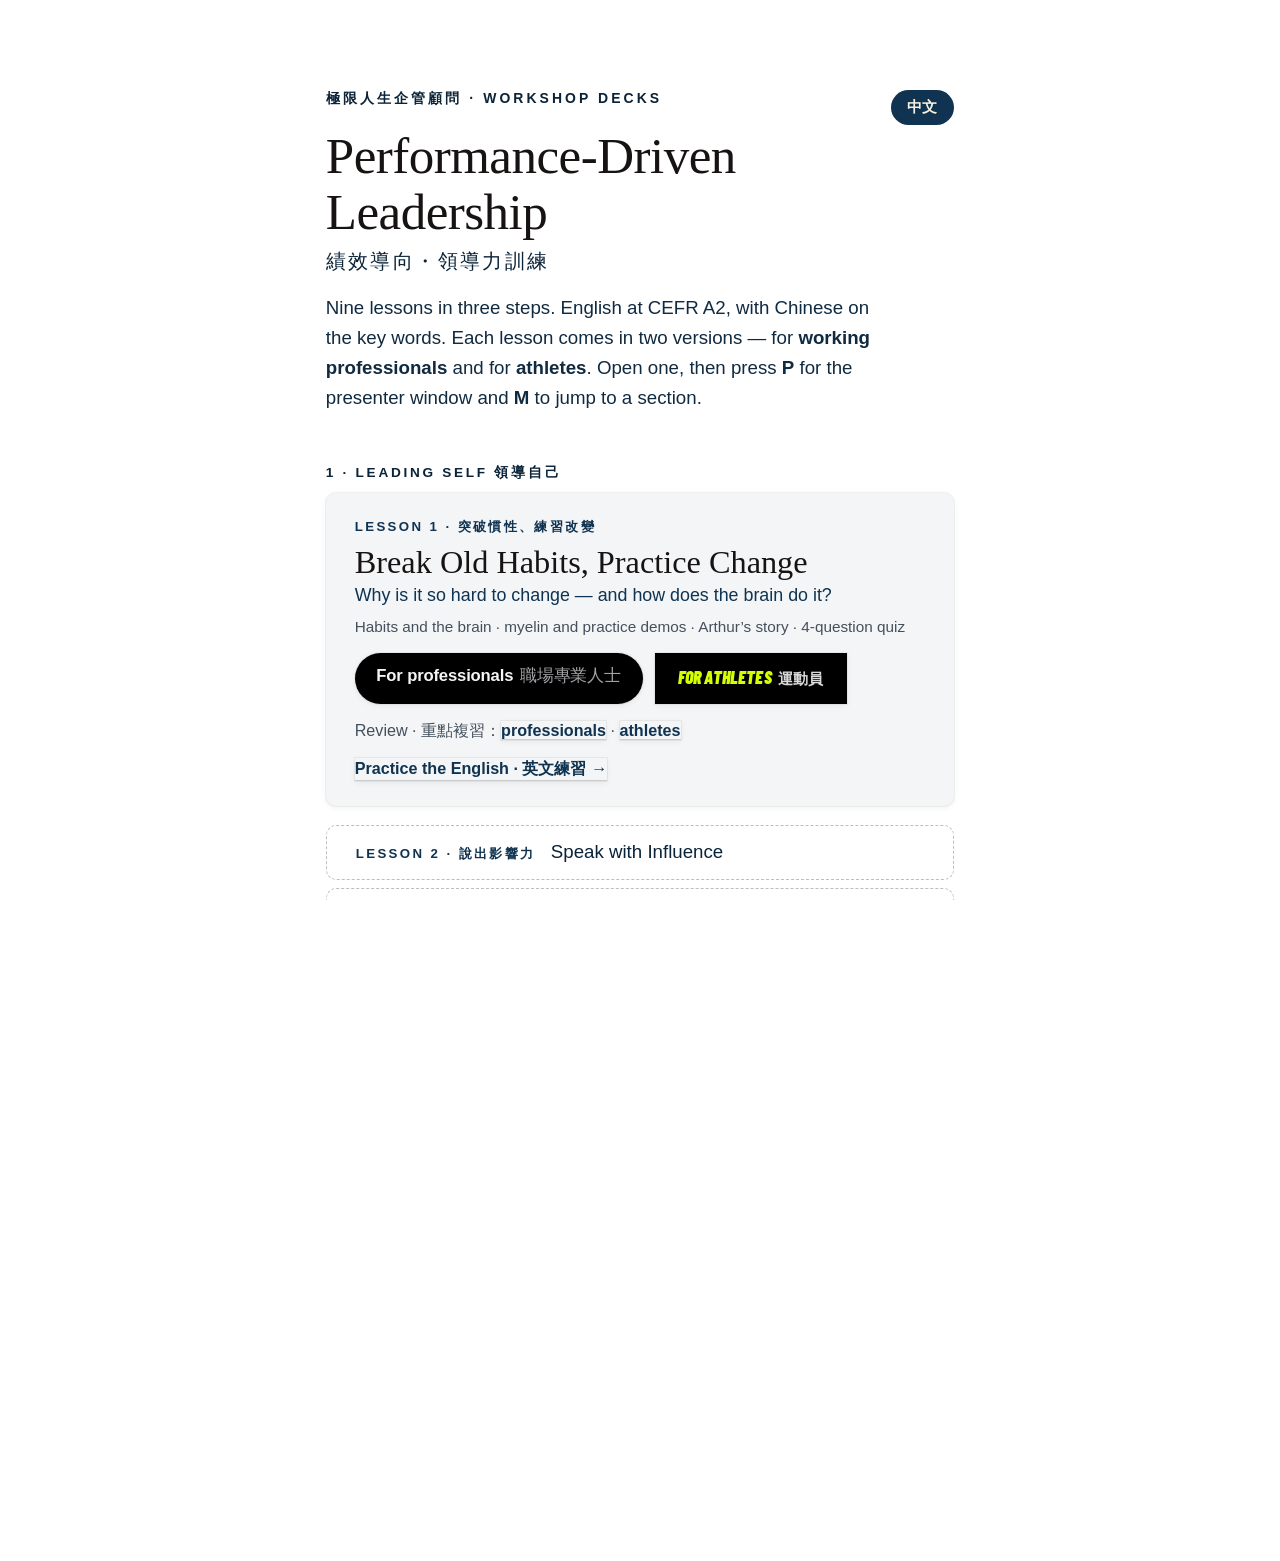
<file: index.html>
<!doctype html>
<html lang="en">
<head>
<meta charset="utf-8">
<meta name="viewport" content="width=device-width, initial-scale=1">
<meta name="theme-color" content="#ffffff">
<meta name="apple-mobile-web-app-capable" content="yes">
<meta name="apple-mobile-web-app-title" content="Leadership">
<title>Performance-Driven Leadership — workshop decks</title>
<meta name="description" content="極限人生企管顧問 — interactive workshop decks for a nine-lesson leadership course. English at CEFR A2, in two versions: working professionals and athletes.">
<link rel="preconnect" href="https://fonts.googleapis.com">
<link rel="preconnect" href="https://fonts.gstatic.com" crossorigin>
<link rel="stylesheet" href="https://fonts.googleapis.com/css2?family=Barlow+Condensed:ital,wght@1,900&display=swap">
<link rel="stylesheet" href="shared/style.css">
</head>
<body class="course">

<main class="course-page">
  <header>
    <div class="course-top">
      <div class="course-kicker"><span lang="zh-Hant">極限人生企管顧問</span> · <span data-zh="工作坊簡報">Workshop decks</span></div>
      <button id="btn-lang" class="lang-btn" title="中文 / English" data-zh="EN">中文</button>
    </div>
    <h1 data-zh="績效導向・領導力訓練">Performance-Driven Leadership</h1>
    <div class="course-alt" data-zh="Performance-Driven Leadership" lang="zh-Hant">績效導向・領導力訓練</div>
    <p class="course-sub" data-zh="九堂課，分成三個階段。每一課都有兩個版本：<b>職場專業人士</b>版和<b>運動員</b>版，各有英文和中文模式。打開一課後，按 <b>P</b> 開講者視窗，按 <b>M</b> 跳到任一段，按 <b>L</b> 切換中英文。">
      Nine lessons in three steps. English at CEFR A2, with Chinese on the key words.
      Each lesson comes in two versions — for <b>working professionals</b> and for <b>athletes</b>.
      Open one, then press <b>P</b> for the presenter window and <b>M</b> to jump to a section.
    </p>
  </header>

  <ul class="weeks" id="lessons"></ul>

  <footer class="course-foot">Aaron Kao · <span lang="zh-Hant">極限人生企管顧問</span> · Inspire for Better</footer>
</main>

<script src="shared/lang.js"></script>
<script src="lessons.js"></script>
<script>
const Z = window.ZHMODE;
const one = (en, zh) => Z ? zh : en;
document.getElementById('lessons').innerHTML = STAGES.map((st, si) =>
  `<li class="stage-h">${si + 1} · ${one(st.en, st.zh)} <span lang="${Z ? 'en' : 'zh-Hant'}">${one(st.zh, st.en)}</span></li>` +
  LESSONS.filter(l => l.stage === si).map(l => {
    const head = `
      <span class="wk">${one('Lesson ' + l.n, '第 ' + l.n + ' 課')} · <span lang="${Z ? 'en' : 'zh-Hant'}">${one(l.zh, l.title)}</span></span>
      <span class="wk-title">${one(l.title, l.zh)}</span>`;
    if (!l.dir) return `<li class="soon"><span class="card">${head}</span></li>`;
    return `<li><span class="card">${head}
        ${l.q ? `<span class="wk-q">${one(l.q, l.qZh || l.q)}</span>` : ''}
        ${l.meta ? `<span class="wk-meta">${one(l.meta, l.metaZh || l.meta)}</span>` : ''}
        <span class="ver">
          <a class="v-work" href="${l.dir}/work/">${one('For professionals', '職場專業人士')}<span lang="${Z ? 'en' : 'zh-Hant'}">${one('職場專業人士', 'For professionals')}</span></a>
          <a class="v-sport" href="${l.dir}/sport/">${one('For athletes', '運動員')}<span lang="${Z ? 'en' : 'zh-Hant'}">${one('運動員', 'For athletes')}</span></a>
        </span>
        ${l.review ? `<span class="v-review">${one('Review · 重點複習', '重點複習 · Review')}：<a href="${l.dir}/review/?v=work">${one('professionals', '職場版')}</a> · <a href="${l.dir}/review/?v=sport">${one('athletes', '運動員版')}</a></span>` : ''}
        ${l.practice ? `<a class="v-practice" href="${l.dir}/practice/">${one('Practice the English · 英文練習', '英文練習 · 講稿、發音、問答')} →</a>` : ''}
        </span></li>`;
  }).join('')).join('');
applyLang();
document.getElementById('btn-lang').onclick = () => switchLang();
</script>
</body>
</html>
</file>
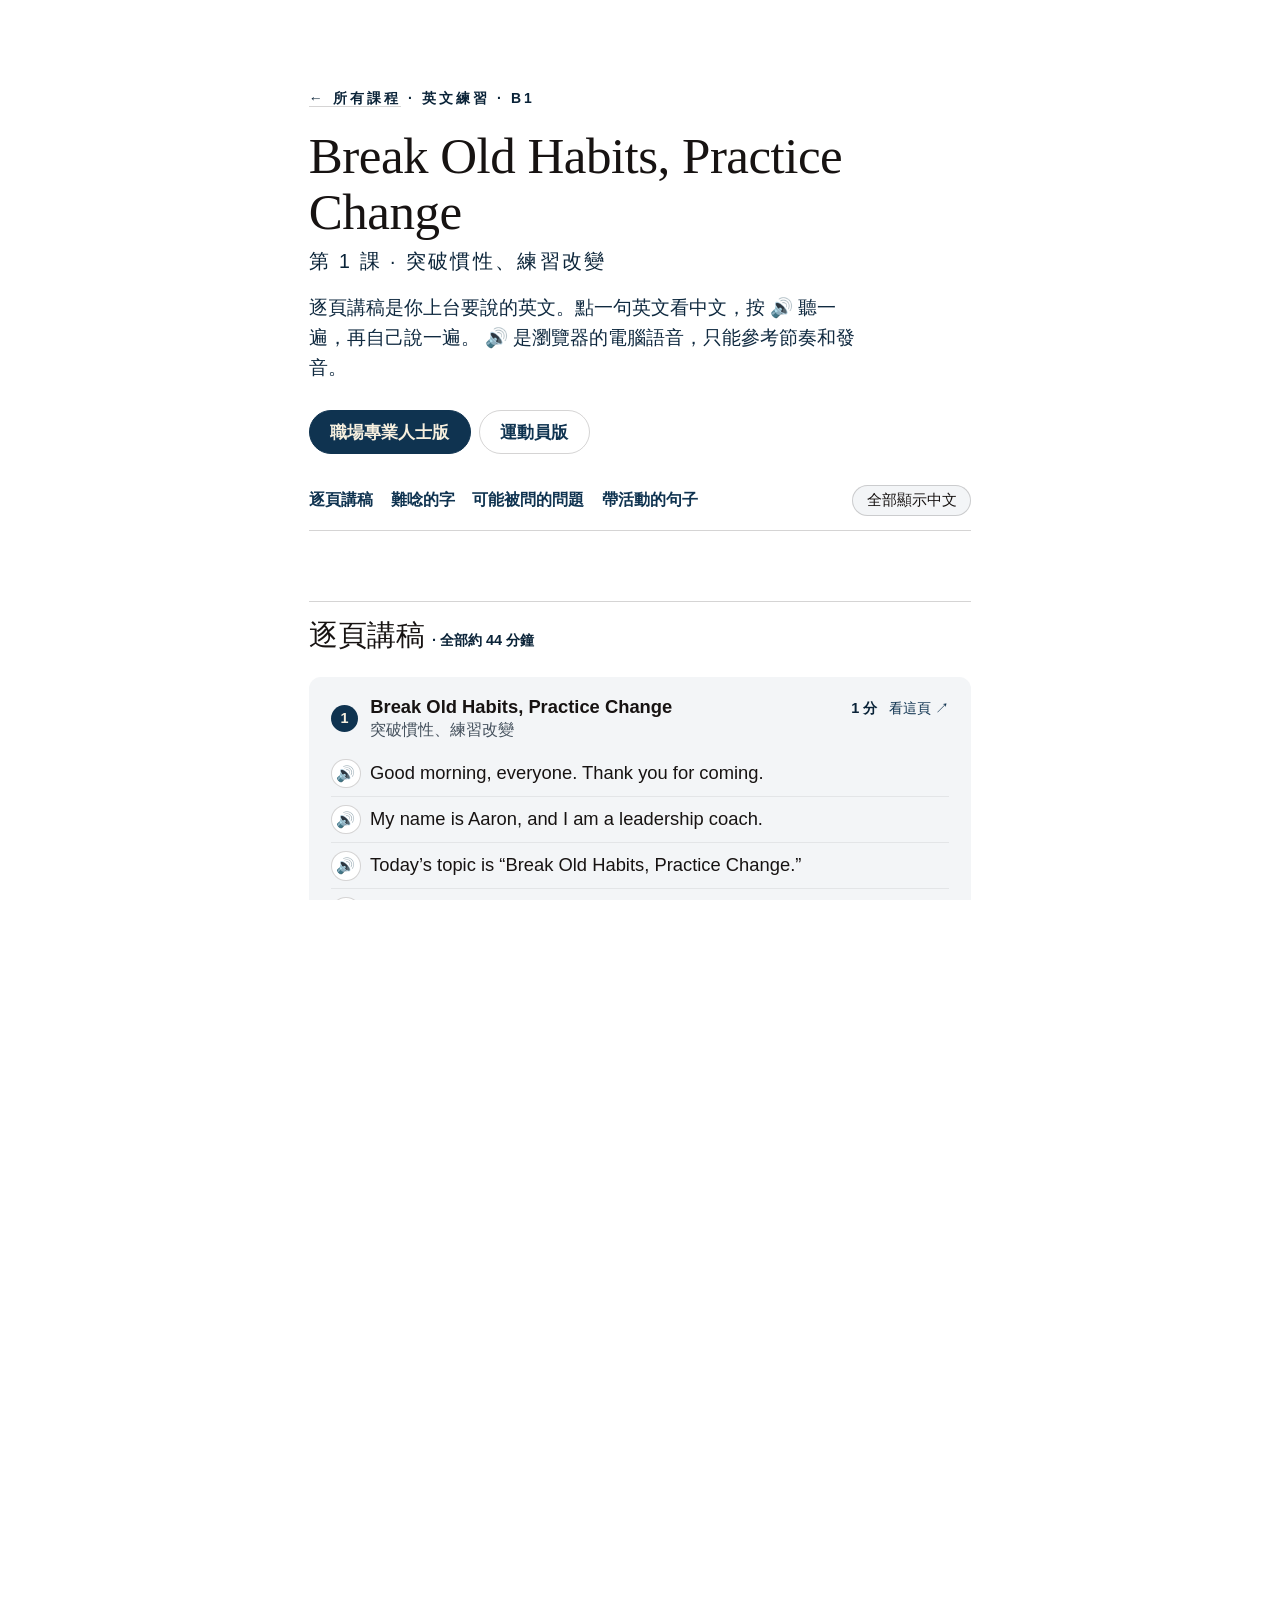
<file: lesson01/practice/index.html>
<!doctype html>
<html lang="zh-Hant">
<head>
<meta charset="utf-8">
<meta name="viewport" content="width=device-width, initial-scale=1">
<meta name="theme-color" content="#ffffff">
<title>英文練習 · Lesson 1 · Break Old Habits, Practice Change</title>
<meta name="description" content="Aaron 的英文練習頁：第 1 課的逐頁講稿、難唸的字、可能被問的問題、帶活動的句子。">
<link rel="stylesheet" href="../../shared/style.css">
<link rel="stylesheet" href="../../shared/practice.css">
</head>
<body class="course practice">

<main class="course-page">
  <header>
    <div class="course-kicker"><a href="../../">← 所有課程</a> · 英文練習 · B1</div>
    <h1>Break Old Habits, Practice Change</h1>
    <div class="course-alt">第 1 課 · 突破慣性、練習改變</div>
    <p class="course-sub">
      逐頁講稿是你上台要說的英文。點一句英文看中文，按 🔊 聽一遍，再自己說一遍。
      🔊 是瀏覽器的電腦語音，只能參考節奏和發音。
    </p>
    <div class="pr-tabs" id="tabs"></div>
    <nav class="pr-jump">
      <a href="#script">逐頁講稿</a><a href="#words">難唸的字</a><a href="#qa">可能被問的問題</a><a href="#phrases">帶活動的句子</a>
      <button id="all-zh" type="button">全部顯示中文</button>
    </nav>
  </header>

  <section id="script">
    <h2>逐頁講稿 <span class="pr-total" id="total"></span></h2>
    <ol class="pr-slides" id="slides"></ol>
  </section>

  <section id="words">
    <h2>難唸的字</h2>
    <ul class="pr-words" id="wordlist"></ul>
  </section>

  <section id="qa">
    <h2>可能被問的問題</h2>
    <ul class="pr-qa" id="qalist"></ul>
  </section>

  <section id="phrases">
    <h2>帶活動的句子</h2>
    <ul class="pr-lines pr-phrases" id="phraselist"></ul>
  </section>

  <footer class="course-foot">Aaron Kao · <span lang="zh-Hant">極限人生企管顧問</span></footer>
</main>

<script>
  /* Which version to rehearse: ?v=sport, else work. */
  window.AUDIENCE = new URLSearchParams(location.search).get('v') === 'sport' ? 'sport' : 'work';
</script>
<script src="../content.js"></script>
<script src="../content.zh.js"></script>
<script src="../practice.js"></script>
<script>
(function () {
  'use strict';
  const AUDV = window.AUDIENCE;
  const ZHT = window.ZH || {};
  const esc = t => String(t).replace(/&/g, '&amp;').replace(/</g, '&lt;');
  const plain = t => String(t || '').replace(/\{\{(\w+)\}\}/g, (m, k) => GLOSSARY[k] ? GLOSSARY[k].en : k)
                                     .replace(/<[^>]+>/g, '').replace(/\[\[|\]\]/g, '');
  const pick = x => (x && x.work && x.sport) ? x[AUDV] : x;

  /* ---------- version tabs ---------- */
  document.getElementById('tabs').innerHTML =
    [['work', '職場專業人士版'], ['sport', '運動員版']].map(([k, label]) =>
      `<a href="?v=${k}" class="${k === AUDV ? 'on' : ''}">${label}</a>`).join('');

  /* ---------- the computer voice ----------
     Prefers a natural US English voice where the machine has one. */
  let voice = null;
  function chooseVoice() {
    const vs = speechSynthesis.getVoices().filter(v => /^en[-_]US/i.test(v.lang));
    voice = vs.find(v => /Samantha|Ava|Allison|Google US English/i.test(v.name)) || vs[0] || null;
  }
  const canSpeak = 'speechSynthesis' in window;
  if (canSpeak) { chooseVoice(); speechSynthesis.onvoiceschanged = chooseVoice; }
  function speak(text, btn) {
    if (!canSpeak) return;
    speechSynthesis.cancel();
    const u = new SpeechSynthesisUtterance(text);
    u.lang = 'en-US'; u.rate = 0.9;
    if (voice) u.voice = voice;
    document.querySelectorAll('.say.playing').forEach(b => b.classList.remove('playing'));
    btn.classList.add('playing');
    u.onend = u.onerror = () => btn.classList.remove('playing');
    speechSynthesis.speak(u);
  }
  const sayBtn = text => canSpeak
    ? `<button class="say" type="button" data-say="${esc(text).replace(/"/g, '&quot;')}" aria-label="聽">🔊</button>` : '';
  const line = l => `<li><div class="pr-en">${sayBtn(l.en)}<span class="pr-t" role="button" tabindex="0">${esc(l.en)}</span></div>
      <div class="pr-zh" lang="zh-Hant">${esc(l.zh)}</div></li>`;

  /* ---------- the script, slide by slide ---------- */
  let total = 0;
  document.getElementById('slides').innerHTML = SLIDES.map((sl, i) => {
    const key = sl.title || (sl.type === 'quiz' ? 'Q' + sl.n : '');
    const sc = SCRIPT[key];
    const en = plain(sl.title || ('Question ' + sl.n));
    const zh = sl.title ? plain(ZHT[sl.title] || '') : '第 ' + sl.n + ' 題';
    if (sc) total += sc.mins;
    const lines = sc ? sc.lines.map(pick) : [];
    return `<li class="pr-slide">
      <div class="pr-head">
        <span class="pr-n">${i + 1}</span>
        <span class="pr-title">${esc(en)}${zh ? `<span class="pr-title-zh" lang="zh-Hant">${esc(zh)}</span>` : ''}</span>
        ${sc ? `<span class="pr-mins">${sc.mins} 分</span>` : ''}
        <a class="pr-open" href="../${AUDV}/#${i + 1}" target="_blank" rel="noopener">看這頁 ↗</a>
      </div>
      ${lines.length ? `<ul class="pr-lines">${lines.map(line).join('')}</ul>`
                     : '<p class="pr-todo">講稿還沒寫</p>'}
    </li>`;
  }).join('');
  document.getElementById('total').textContent = `· 全部約 ${Math.round(total)} 分鐘`;

  /* ---------- hard words ---------- */
  document.getElementById('wordlist').innerHTML = WORDS.filter(w => !w.only || w.only === AUDV).map(w => `
    <li>
      <div class="pr-w">${sayBtn(w.w)}<b>${esc(w.w)}</b><span class="pr-zhw" lang="zh-Hant">${esc(w.zh)}</span></div>
      <div class="pr-ipa"><span>${esc(w.ipa)}</span><span class="pr-re">${esc(w.re)}</span></div>
      ${w.tip ? `<div class="pr-tip" lang="zh-Hant">${esc(w.tip)}</div>` : ''}
    </li>`).join('');

  /* ---------- likely questions ---------- */
  document.getElementById('qalist').innerHTML = QA.filter(x => !x.only || x.only === AUDV).map(x => `
    <li>
      <div class="pr-q">${sayBtn(x.q)}<b>${esc(x.q)}</b><span class="pr-zhw" lang="zh-Hant">${esc(x.qzh)}</span></div>
      <ul class="pr-lines">${line({ en: x.a, zh: x.azh })}</ul>
      ${x.note ? `<div class="pr-tip" lang="zh-Hant">${esc(x.note)}</div>` : ''}
    </li>`).join('');

  /* ---------- workshop phrases ---------- */
  document.getElementById('phraselist').innerHTML = PHRASES.map(line).join('');

  /* ---------- taps ---------- */
  document.addEventListener('click', e => {
    const b = e.target.closest('.say');
    if (b) { speak(b.dataset.say, b); return; }
    const t = e.target.closest('.pr-t');
    if (t) t.closest('li').classList.toggle('show');
  });
  document.addEventListener('keydown', e => {
    if ((e.key === 'Enter' || e.key === ' ') && e.target.classList.contains('pr-t')) {
      e.preventDefault(); e.target.closest('li').classList.toggle('show');
    }
  });
  const allBtn = document.getElementById('all-zh');
  allBtn.onclick = () => {
    const on = document.body.classList.toggle('all-zh');
    allBtn.textContent = on ? '收起中文' : '全部顯示中文';
  };
})();
</script>
</body>
</html>
</file>
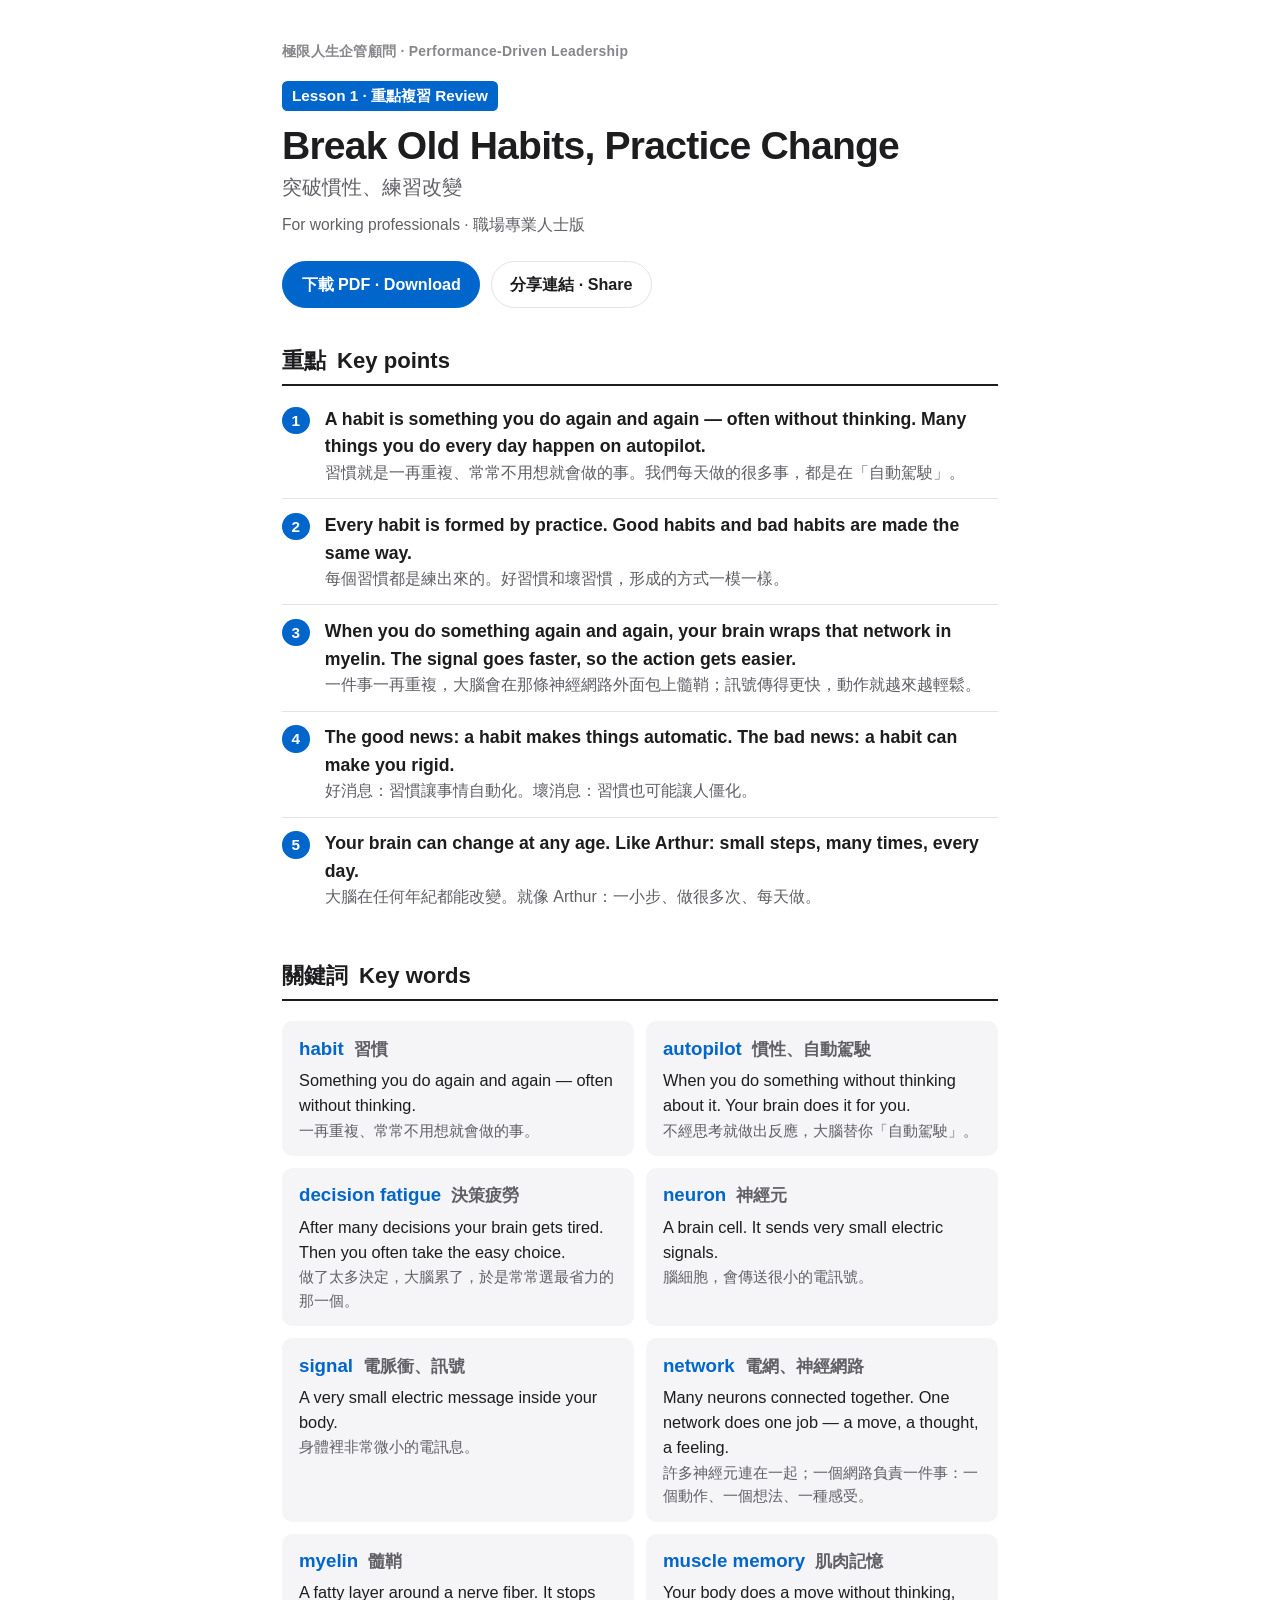
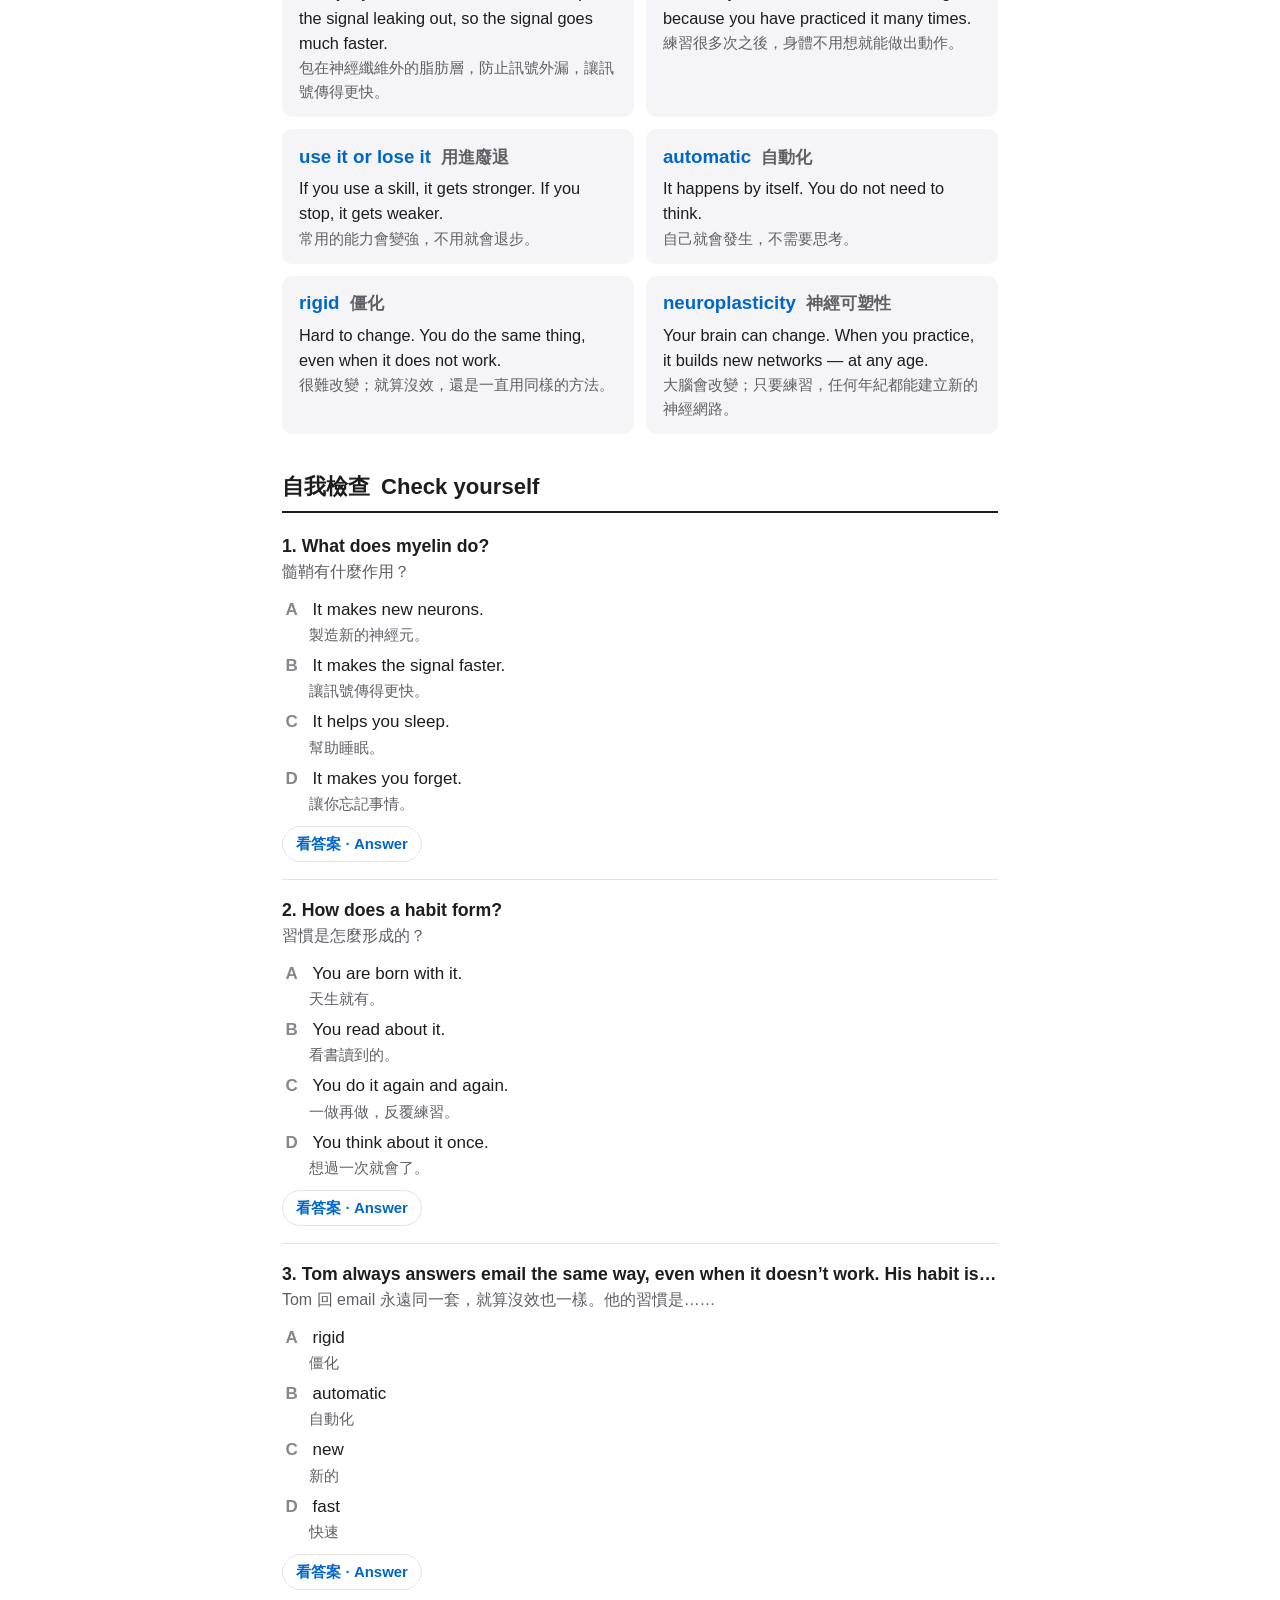
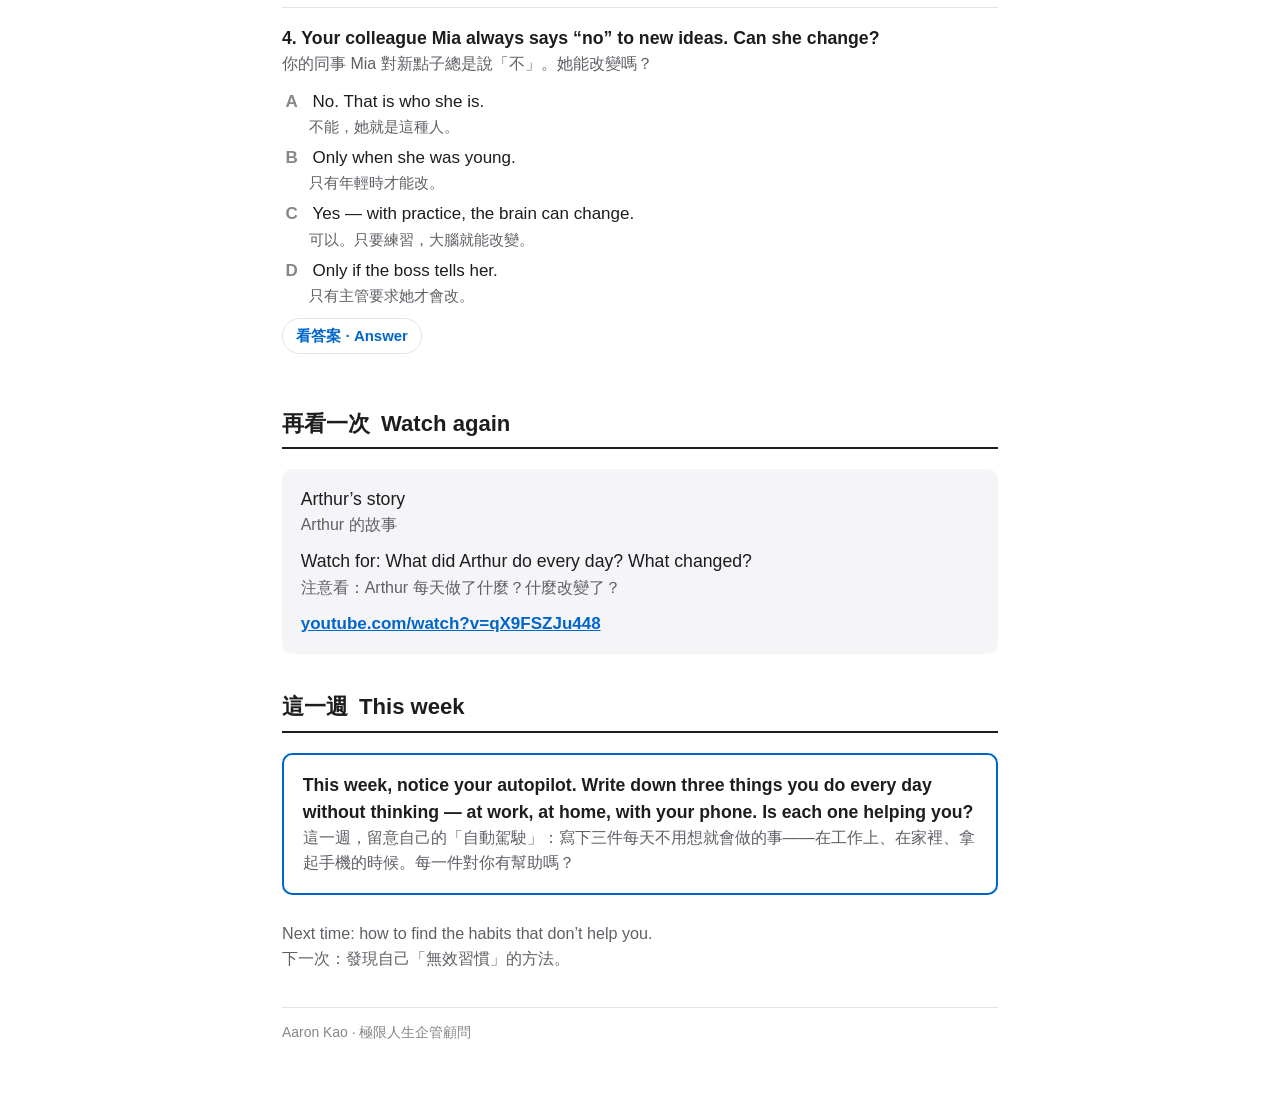
<file: lesson01/review/index.html>
<!doctype html>
<html lang="zh-Hant">
<head>
<meta charset="utf-8">
<meta name="viewport" content="width=device-width, initial-scale=1">
<meta name="theme-color" content="#ffffff">
<title>重點複習 · Lesson 1 · Break Old Habits, Practice Change</title>
<meta name="description" content="第 1 課「突破慣性、練習改變」重點複習：重點、關鍵詞、自我檢查、這一週的練習。可下載 PDF。">
<link rel="preconnect" href="https://fonts.googleapis.com">
<link rel="preconnect" href="https://fonts.gstatic.com" crossorigin>
<link rel="stylesheet" href="https://fonts.googleapis.com/css2?family=Barlow+Condensed:ital,wght@1,800&display=swap">
<link rel="stylesheet" href="../../shared/review.css">
</head>
<body>
<main id="review"></main>
<script>
  window.LESSON = 1;
  window.AUDIENCE = new URLSearchParams(location.search).get('v') === 'sport' ? 'sport' : 'work';
</script>
<script src="../content.js"></script>
<script src="../content.zh.js"></script>
<script src="../../shared/review.js"></script>
</body>
</html>
</file>
<file: shared/style.css>
/* ------------------------------------------------------------------
   Performance-Driven Leadership — deck styling

   The engine and this stylesheet began as the ones built for Vicky's
   art-history course; the colours were moved to the sea blue of the
   cover of Aaron's Lesson 1 handout:
     #6fa9d4  the sky-and-sea blue (was her slide green)
     #171312  a warm near-black for text
     #f7f0df  cream, for cards
   ------------------------------------------------------------------ */

:root {
  --bg:       #6fa9d4;   /* sea blue, from the handout cover */
  --deep:     #0f3350;   /* the same blue, pushed down — rules, panels */
  --deeper:   #0a2338;
  --cream:    #f7f0df;   /* from her title slide */
  --ink:      #171312;   /* her text colour */
  --ink-dim:  #102a40;
  --ink-faint:#13324a;
  --rule:     rgba(23,19,18,.18);
  /* Surfaces. Themes (theme-*.css) override these rather than the rules. */
  --card:       #f7f0df;  /* cards, buttons, word cards */
  --card-hover: #fffdf6;
  --card-dim:   #44505c;  /* secondary text inside a card */
  --on-accent:  #f7f0df;  /* text sitting on --deep / --deeper */
  --menu-bg:    #1e5a8c;
  --gold:       #8a6a1c;  /* myelin, and a finished habit */
  /* One easing curve for the whole deck. Every transition used the
     browser's generic `ease`, which starts and ends at slightly
     different rates in different engines; a named curve makes the
     motion read as one system rather than nineteen separate guesses. */
  --ease:     cubic-bezier(.32, .08, .24, 1);
  --serif:    'Iowan Old Style', 'Palatino Linotype', Palatino, Georgia, 'Songti TC', serif;
  --sans:     -apple-system, BlinkMacSystemFont, 'Helvetica Neue', 'PingFang TC', 'Microsoft JhengHei', sans-serif;
}

* { box-sizing: border-box; margin: 0; padding: 0; }

/* ---------- Touch and pointer behaviour ----------
   Phone and iPad polish that costs nothing on a projector:
   no grey flash when a control is tapped, no 300ms wait before a tap
   registers, no rubber-band bounce dragging the page around, and no
   text selection when she double-taps a button mid-sentence. */
html {
  -webkit-tap-highlight-color: transparent;
  -webkit-text-size-adjust: 100%;
}
#nav, #hud, #progress, #menu .sec-head, .vid-play {
  -webkit-user-select: none; user-select: none;
}
button, a, .chip, .rank-card, .match-card, .vote-opt, summary {
  touch-action: manipulation;
}
body.course { overscroll-behavior-y: contain; }
img { -webkit-user-drag: none; }

html, body {
  height: 100%;
  background: var(--bg);
  color: var(--ink);
  font-family: var(--sans);
  overflow: hidden;
  -webkit-font-smoothing: antialiased;
}

/* Everything scales off this. Set in JS from the viewport. */
#stage { font-size: 16px; }

/* ---------- Slide frame ---------- */
.slide {
  position: absolute;
  inset: 0;
  display: flex;
  flex-direction: column;
  justify-content: center;
  /* Bottom padding reserves the strip the 上一頁 / 下一頁 buttons sit in. */
  padding: 5vh 7vw 9vh;
  opacity: 0;
  pointer-events: none;
  transition: opacity .28s var(--ease);
}
.slide.active { opacity: 1; pointer-events: auto; }

/* Build steps: anything not yet revealed */
.step {
  opacity: 0;
  transform: translateY(.5em);
  transition: opacity .35s var(--ease), transform .35s var(--ease);
}
.step.shown { opacity: 1; transform: none; }

/* ---------- Shared type ---------- */
.kicker {
  font-size: .95em;
  letter-spacing: .14em;
  text-transform: uppercase;
  color: var(--deeper);
  margin-bottom: 1.1em;
  font-weight: 700;
}
h1 {
  font-family: var(--serif);
  font-size: 3.4em;
  line-height: 1.08;
  font-weight: 400;
  letter-spacing: -.01em;
}
h2 {
  font-family: var(--serif);
  font-size: 2.5em;
  line-height: 1.12;
  font-weight: 400;
  margin-bottom: .1em;
}
.zh-title {
  font-size: 1.05em;
  color: var(--deeper);
  letter-spacing: .16em;
  margin-bottom: 1.3em;
}
.sub {
  font-size: 1.5em;
  color: var(--ink-dim);
  line-height: 1.4;
  margin-top: .8em;
  max-width: 24em;
}

/* ---------- Title slide ---------- */
.s-title { justify-content: center; }
.s-title .meta {
  font-size: .95em; letter-spacing: .22em; text-transform: uppercase;
  color: var(--deeper); margin-bottom: 2.2em;
}
.s-title h1 { font-size: 4.6em; max-width: 15em; }
.s-title .sub {
  font-size: 1.8em; margin-top: 1em;
  color: var(--cream);
  text-shadow: 0 1px 0 rgba(23,19,18,.25);
}

/* ---------- One-word slide ---------- */
.s-word { align-items: center; justify-content: center; }
.s-word .big {
  font-family: var(--serif);
  font-size: 12em;
  line-height: 1;
  letter-spacing: -.03em;
  color: var(--cream);
  text-shadow: 0 2px 0 rgba(23,19,18,.18);
}

/* ---------- Section / question slide ---------- */
.s-section { justify-content: center; }
.s-section h1 { max-width: 16em; }

/* ---------- Bullets ---------- */
.s-bullets ul { list-style: none; margin-top: 1.6em; }
.s-bullets li { margin-bottom: 1.15em; max-width: 40em; }
.s-bullets .head {
  font-size: 1.45em;
  line-height: 1.32;
  font-weight: 500;
}
.s-bullets .body {
  font-size: 1.12em;
  line-height: 1.5;
  color: var(--ink-dim);
  margin-top: .22em;
  max-width: 36em;
}

/* ---------- Quote slide ---------- */
.s-quote .lead { font-size: 1.25em; color: var(--ink-dim); margin-bottom: 1.2em; }
.s-quote blockquote {
  font-family: var(--serif);
  font-size: 1.55em;
  line-height: 1.42;
  color: var(--ink);
  border-left: 3px solid var(--deeper);
  padding-left: .85em;
  max-width: 26em;
}
.s-quote cite {
  display: block;
  font-style: normal;
  font-size: .95em;
  color: var(--deeper);
  margin-top: .9em;
  padding-left: 1.05em;
  max-width: 34em;
  line-height: 1.45;
}
.plain {
  margin-top: 1.6em;
  background: var(--card);
  border-radius: .5em;
  padding: 1.2em 1.4em;
  max-width: 34em;
  color: var(--ink);
  box-shadow: 0 .6em 1.8em rgba(23,19,18,.18);
}
.plain .plain-label {
  font-size: .8em; letter-spacing: .16em; text-transform: uppercase;
  color: var(--deep); font-weight: 700; margin-bottom: .7em;
}
.plain p { font-size: 1.14em; line-height: 1.52; margin-bottom: .55em; }
.plain p:last-child { margin-bottom: 0; }
.plain .chip { border-bottom-color: var(--deep); }
.plain .chip::after { color: var(--deep); }
.plain .chip:hover { background: rgba(30,90,140,.16); }

/* A quote slide carrying a photo of its source document */
.s-quote:has(.q-doc) { flex-direction: row; align-items: center; gap: 4vw; }
.s-quote .q-body { flex: 1 1 60%; }
.s-quote .q-doc {
  flex: 1 1 40%; max-width: 22em;
  display: flex; flex-direction: column; align-items: center;
}
.s-quote .q-doc img {
  max-width: 100%; max-height: 62vh; object-fit: contain;
  cursor: zoom-in; border-radius: 2px;
  box-shadow: 0 1.2em 3em rgba(23,19,18,.42);
}
.s-quote .q-doc .doc-lbl {
  font-size: .88em; color: var(--deeper);
  margin-top: .8em; text-align: center; line-height: 1.4;
}

/* ---------- ASK banner ---------- */
.ask {
  margin-top: 1.5em;
  display: flex;
  align-items: baseline;
  gap: .7em;
  max-width: 32em;
}
.ask .tag {
  flex: none;
  font-size: .78em; letter-spacing: .18em; font-weight: 700;
  color: var(--on-accent); background: var(--deeper);
  padding: .25em .6em; border-radius: .25em;
}
.ask .q {
  font-size: 1.3em; line-height: 1.38;
  color: var(--deeper); font-weight: 500;
}

/* ---------- Artwork slide ---------- */
.s-artwork { flex-direction: row; align-items: center; gap: 4vw; padding: 4vh 5vw 9vh; }
.s-artwork .art {
  flex: 1 1 58%;
  height: 76vh;
  display: flex; align-items: center; justify-content: center;
}
.s-artwork .art img {
  max-width: 100%; max-height: 100%;
  object-fit: contain;
  cursor: zoom-in;
  border-radius: 2px;
  box-shadow: 0 1.2em 3em rgba(23,19,18,.42);
}
.s-artwork .side { flex: 1 1 42%; max-width: 26em; }
.s-artwork h2 { font-size: 2em; }
.s-artwork .cap {
  font-size: .98em; color: var(--deeper);
  line-height: 1.45; margin-top: .5em; margin-bottom: 1.4em;
}
.s-artwork .points { list-style: none; }
.s-artwork .points li {
  font-size: 1.14em; line-height: 1.5;
  margin-bottom: .85em; padding-left: 1em;
  border-left: 2px solid var(--rule);
}
.zoom-hint {
  font-size: .82em; color: var(--deeper);
  margin-top: 1.2em; letter-spacing: .04em;
}

/* ---------- Gallery slide ----------
   An artwork slide whose picture side is a 2x2. Used where the example
   is not one object but a run of images — a film, a series, a comic. */
.s-gallery { flex-direction: row; align-items: center; gap: 4vw; padding: 4vh 5vw 9vh; }
.s-gallery .gal {
  flex: 1 1 60%;
  height: 76vh;
  display: grid;
  grid-template-columns: 1fr 1fr;
  grid-auto-rows: 1fr;
  gap: 1.2vh 1.2vw;
  align-content: center;
}
.s-gallery .gal figure {
  min-height: 0; display: flex; flex-direction: column;
  align-items: center; justify-content: center; gap: .35em;
}
/* The image hugs its own frame rather than filling the grid cell, so the
   shadow lands on the picture and not on empty space around it. Nothing
   is cropped either — these are film frames, and cutting one throws away
   the half of the picture the question is about. */
/* The picture takes the space the caption does not want. With
   max-height:100% it filled the whole cell instead and sat on top of
   its own caption. */
.s-gallery .gal img {
  flex: 1 1 auto; min-height: 0;
  max-width: 100%; width: auto; height: auto;
  object-fit: contain;
  cursor: zoom-in;
  border-radius: 2px;
  box-shadow: 0 .8em 2em rgba(23,19,18,.38);
}
.s-gallery .gal figcaption {
  flex: 0 0 auto;
  font-size: .72em; color: var(--deeper); line-height: 1.3; text-align: center;
}
.s-gallery .side { flex: 1 1 40%; max-width: 25em; }
/* A gallery with no bullet points — "just the pictures" — left half the
   slide empty. Give the images the room instead. */
.s-gallery:has(.points:empty) .gal { flex: 1 1 76%; }
.s-gallery:has(.points:empty) .side { flex: 0 1 24%; }
.s-gallery h2 { font-size: 2em; }
.s-gallery .zh-title { font-size: 1.05em; color: var(--deep); margin-top: .15em; }
.s-gallery .cap {
  font-size: .95em; color: var(--deeper);
  line-height: 1.45; margin-top: .5em; margin-bottom: 1.3em;
}
.s-gallery .points { list-style: none; }
.s-gallery .points li {
  font-size: 1.1em; line-height: 1.5;
  margin-bottom: .8em; padding-left: 1em;
  border-left: 2px solid var(--rule);
}

/* ---------- Video slide ----------
   Same two-column shape as an artwork slide. The player is a facade
   until she clicks it. */
.s-video { flex-direction: row; align-items: center; gap: 4vw; padding: 4vh 5vw 9vh; }
.s-video .vid { flex: 1 1 60%; min-width: 0; }
.s-video .side { flex: 1 1 40%; max-width: 24em; }
.s-video h2 { font-size: 2em; }
.s-video .cap {
  font-size: .98em; color: var(--deeper);
  line-height: 1.45; margin-top: .5em; margin-bottom: 1.4em;
}
.s-video .points { list-style: none; }
.s-video .points li {
  font-size: 1.14em; line-height: 1.5;
  margin-bottom: .85em; padding-left: 1em;
  border-left: 2px solid var(--rule);
}

.vid-frame {
  position: relative;
  aspect-ratio: 16 / 9;
  width: 100%;
  background: #0c1a28 center/cover no-repeat;
  border-radius: .3em;
  overflow: hidden;
  box-shadow: 0 1.2em 3em rgba(23,19,18,.42);
  cursor: pointer;
}
.vid-frame iframe, .vid-frame video {
  position: absolute; inset: 0;
  width: 100%; height: 100%; border: 0;
  background: #000;
}
.vid-play {
  position: absolute; inset: 0;
  width: 100%; height: 100%;
  display: flex; align-items: center; justify-content: center;
  background: rgba(12,26,40,.35);
  border: 0; cursor: pointer;
  transition: background .18s var(--ease);
}
.vid-frame:hover .vid-play { background: rgba(12,26,40,.18); }
.vid-play span {
  display: flex; align-items: center; justify-content: center;
  width: 2.6em; height: 2.6em; border-radius: 50%;
  background: var(--card); color: var(--deep);
  font-size: 1.6em; line-height: 1;
  padding-left: .12em;
  box-shadow: 0 .3em 1em rgba(23,19,18,.4);
}

.vid-watch {
  margin-top: 1.1em;
  display: flex; align-items: baseline; gap: .7em;
  font-size: 1.2em; line-height: 1.4;
  color: var(--deeper); font-weight: 500;
}
.vid-watch .tag {
  flex: none;
  font-size: .62em; letter-spacing: .16em; font-weight: 700;
  color: var(--on-accent); background: var(--deeper);
  padding: .35em .6em; border-radius: .25em;
}
.s-video .zoom-hint a { color: var(--deeper); }

/* ---------- Compare slide ---------- */
.s-compare { padding: 4vh 5vw 9vh; }
.s-compare h2 { text-align: center; margin-bottom: .6em; }
.s-compare .ask { margin: 0 auto 1em; }
.compare-wrap {
  flex: 1;
  display: flex; gap: 2vw;
  align-items: center; justify-content: center;
  min-height: 0;
}
.compare-pane {
  flex: 1 1 50%;
  height: 54vh;
  display: flex; flex-direction: column; align-items: center;
  transition: opacity .3s var(--ease), filter .3s var(--ease);
}
/* The image takes whatever the label leaves, rather than a fixed
   subtraction — otherwise a short pane starves it. */
.compare-pane img {
  flex: 1 1 auto; min-height: 0;
  max-width: 100%;
  object-fit: contain; cursor: zoom-in;
  box-shadow: 0 .9em 2.4em rgba(23,19,18,.4);
}
.compare-pane .lbl {
  flex: none;
  font-size: .98em; color: var(--ink-dim);
  margin-top: .9em; text-align: center; line-height: 1.4;
}
.compare-pane.dim { opacity: .3; filter: saturate(.35); }
.compare-note {
  margin: 1.1em auto 0;
  max-width: 40em; text-align: center;
  font-size: 1.25em; line-height: 1.45;
  min-height: 2.9em; color: var(--ink);
}
.compare-note .side-tag {
  display: inline-block;
  font-size: .62em; letter-spacing: .14em; text-transform: uppercase;
  color: var(--on-accent); background: var(--deeper);
  padding: .3em .55em; border-radius: .25em;
  margin-right: .8em; vertical-align: middle;
}

/* ---------- Two-column ---------- */
.s-twocol .cols { display: flex; gap: 4vw; margin-top: 1.8em; }
.s-twocol .col { flex: 1 1 50%; }
.s-twocol .col h3 {
  font-family: var(--serif); font-size: 2.1em; font-weight: 400;
}
.s-twocol .col .zh { color: var(--deeper); letter-spacing: .16em; margin: .2em 0 .9em; }
.s-twocol .col .lead {
  font-size: 1.1em; color: var(--ink-dim); line-height: 1.5;
  padding-bottom: 1em; margin-bottom: 1em; border-bottom: 1px solid var(--rule);
}
.s-twocol .col ul { list-style: none; }
.s-twocol .col li {
  font-size: 1.2em; line-height: 1.45; margin-bottom: .75em;
  padding-left: .9em; position: relative;
}
.s-twocol .col li::before {
  content: '·'; position: absolute; left: 0; color: var(--deeper); font-weight: 700;
}

/* ---------- Break slide (the chain that snaps) ---------- */
.s-break .chain {
  display: flex; flex-wrap: wrap; align-items: center;
  gap: .5em .35em; margin: 1.4em 0;
  max-width: 44em;
}
.s-break .chain span {
  font-size: 1.15em; padding: .3em .6em;
  background: var(--card); border-radius: .3em;
  transition: opacity .4s var(--ease), transform .4s var(--ease);
}
.s-break .chain i {
  color: var(--deeper); font-style: normal; font-size: 1em;
}
.s-break.broken .chain span { opacity: .22; transform: translateY(.35em) rotate(-1.5deg); }
.s-break .chain-label { font-size: 1.15em; color: var(--ink-dim); max-width: 34em; }
.s-break .after { margin-top: 1.4em; max-width: 34em; }
.s-break .after .after-label {
  font-size: 1.5em; color: var(--deeper); margin-bottom: .7em;
  font-family: var(--serif);
}
.s-break .after ul { list-style: none; }
.s-break .after li {
  font-size: 1.18em; line-height: 1.5; margin-bottom: .5em;
  padding-left: 1em; border-left: 2px solid var(--deeper);
}

/* ---------- Activity slide (with timer) ---------- */
.s-activity { flex-direction: row; gap: 4vw; align-items: center; }
.s-activity .left { flex: 1 1 55%; }
.s-activity .right { flex: 1 1 45%; max-width: 24em; }
.s-activity ol, .s-activity ul { margin: 1.2em 0 0 1.1em; }
.s-activity li { font-size: 1.24em; line-height: 1.5; margin-bottom: .6em; }
/* Shared by activity and ranking slides. */
.q-list { list-style: none; margin: 1.2em 0 0; }
.q-list li {
  font-size: 1.18em; line-height: 1.45;
  padding-left: 1em; border-left: 2px solid var(--deeper);
  color: var(--deeper); font-weight: 500; margin-bottom: 1em;
}

.tl { list-style: none; margin: 0; }
.tl li {
  display: flex; gap: .9em; align-items: baseline;
  font-size: 1.05em; margin-bottom: .45em;
  padding-bottom: .45em; border-bottom: 1px solid var(--rule);
}
.tl .yr { flex: none; width: 3.4em; color: var(--deeper); font-weight: 600; font-variant-numeric: tabular-nums; }

.timer {
  margin-top: 1.6em; display: flex; align-items: center; gap: 1em;
}
.timer .clock {
  font-family: var(--serif); font-size: 4.2em; line-height: 1;
  font-variant-numeric: tabular-nums; letter-spacing: -.02em;
  color: var(--ink);
}
.timer.running .clock { color: var(--cream); text-shadow: 0 1px 0 rgba(23,19,18,.25); }
.timer.done .clock { color: var(--deeper); }
.timer button {
  font: inherit; font-size: .95em;
  background: transparent; color: var(--ink-dim);
  border: 1px solid var(--rule); border-radius: .35em;
  padding: .5em .95em; cursor: pointer;
}
.timer button:hover { background: var(--card); border-color: var(--card); }

/* ---------- Concept grid (Attitude / Concept / Form / Technique) ---------- */
.s-grid .cells {
  display: grid; grid-template-columns: 1fr 1fr;
  gap: 1.1em; margin-top: 1.5em; max-width: 52em;
}
.s-grid .cell {
  background: var(--card); border-radius: .5em;
  padding: 1.1em 1.3em;
  box-shadow: 0 .5em 1.5em rgba(23,19,18,.16);
}
.s-grid .cell-label {
  font-size: .78em; letter-spacing: .18em; text-transform: uppercase;
  color: var(--deep); font-weight: 700; margin-bottom: .5em;
}
.s-grid .cell-head { font-size: 1.24em; line-height: 1.35; font-weight: 500; }
.s-grid .cell-body {
  font-size: 1.02em; line-height: 1.5; color: var(--card-dim); margin-top: .35em;
}
.s-grid .cell .chip { border-bottom-color: var(--deep); }
.s-grid .cell .chip::after { color: var(--deep); }
.s-grid .cell .chip:hover { background: rgba(30,90,140,.16); }

/* ---------- Vote board ---------- */
.s-vote .vote-q {
  font-size: 1.3em; line-height: 1.4; margin-bottom: 1.2em;
  max-width: 40em; color: var(--ink-dim);
}
.vote-opts { display: flex; gap: 1em; flex-wrap: wrap; max-width: 56em; }
.vote-opt {
  position: relative;
  flex: 1 1 0; min-width: 11em;
  font: inherit; text-align: left; cursor: pointer;
  background: var(--card); color: var(--ink);
  border: 2px solid transparent; border-radius: .5em;
  padding: 1.1em 1.2em 1.2em;
  box-shadow: 0 .4em 1.3em rgba(23,19,18,.16);
  transition: transform .12s var(--ease), border-color .15s var(--ease);
}
.vote-opt:hover { transform: translateY(-.15em); border-color: var(--deeper); }
.vote-letter {
  display: block; font-size: .78em; letter-spacing: .18em;
  font-weight: 700; color: var(--deep);
}
.vote-label { display: block; font-size: 1.2em; line-height: 1.3; margin: .3em 0 .5em; }
.vote-count {
  display: block; font-family: var(--serif);
  font-size: 2.8em; line-height: 1; color: var(--deeper);
  font-variant-numeric: tabular-nums;
}
.vote-minus {
  position: absolute; right: .5em; bottom: .45em;
  width: 1.7em; height: 1.7em; border-radius: 50%;
  display: flex; align-items: center; justify-content: center;
  font-size: 1em; color: var(--deep);
  background: rgba(23,19,18,.07);
  opacity: 0; transition: opacity .15s var(--ease);
}
.vote-opt:hover .vote-minus { opacity: 1; }
.vote-minus:hover { background: rgba(23,19,18,.16); }

.vote-rounds { margin-top: 1.2em; max-width: 56em; }
.vote-round {
  display: flex; gap: 1.4em; align-items: baseline;
  font-size: 1.05em; padding: .45em 0;
  border-bottom: 1px solid var(--rule);
  color: var(--ink-dim);
}
.vote-round .vr-label {
  flex: none; width: 6em; font-weight: 600; color: var(--deeper);
}
.vote-round .vr-cell { font-variant-numeric: tabular-nums; }
.vote-round .vr-cell b { color: var(--deep); }

.vote-tools { margin-top: 1.2em; display: flex; align-items: center; gap: .8em; flex-wrap: wrap; }
.vote-tools button {
  font: inherit; font-size: .95em;
  background: transparent; color: var(--ink-dim);
  border: 1px solid var(--rule); border-radius: .35em;
  padding: .45em .9em; cursor: pointer;
}
.vote-tools button:hover { background: var(--card); border-color: var(--card); }
.vote-hint { font-size: .88em; color: var(--deeper); }

/* ---------- Matching board ---------- */
.s-match .match-task {
  font-size: 1.15em; line-height: 1.45; color: var(--ink-dim);
  margin-bottom: 1.1em; max-width: 44em;
}
.match-cols {
  display: flex; gap: 2.5vw; align-items: flex-start;
  max-width: 62em;
}
.match-side { list-style: none; flex: 1 1 0; min-width: 0; }
.match-side li { margin-bottom: .45em; }
.match-card {
  position: relative;
  width: 100%; text-align: left;
  font: inherit; font-size: 1.02em; line-height: 1.35;
  background: var(--card); color: var(--ink);
  border: 2px solid transparent; border-radius: .4em;
  padding: .6em 1em .6em 2.6em;
  cursor: pointer;
  box-shadow: 0 .3em 1em rgba(23,19,18,.14);
  transition: border-color .15s var(--ease), opacity .3s var(--ease), transform .1s var(--ease);
}
.match-card:hover { transform: translateY(-1px); }
.match-card.picked { border-color: var(--deeper); }
.match-badge {
  position: absolute; left: .6em; top: 50%; transform: translateY(-50%);
  width: 1.55em; height: 1.55em; border-radius: 50%;
  background: var(--deeper); color: var(--on-accent);
  font-size: .92em; font-weight: 700;
  display: flex; align-items: center; justify-content: center;
  opacity: 0; transition: opacity .2s var(--ease);
}
.match-card.paired .match-badge { opacity: 1; }

/* Nothing is judged until she reveals. Then the pairs that belong
   together are marked — and the rest simply fade, never marked wrong. */
.s-match.revealed .match-card { opacity: .42; }
.s-match.revealed .match-card.together {
  opacity: 1; border-color: var(--deeper);
  box-shadow: 0 .5em 1.4em rgba(23,19,18,.24);
}
.match-tools { margin-top: 1.2em; display: flex; align-items: center; gap: 1em; }
.match-tools button {
  font: inherit; font-size: .95em;
  background: transparent; color: var(--ink-dim);
  border: 1px solid var(--rule); border-radius: .35em;
  padding: .45em .9em; cursor: pointer;
}
.match-tools button:hover { background: var(--card); border-color: var(--card); }
.match-hint { font-size: .88em; color: var(--deeper); }

/* ---------- Flow diagram ---------- */
.s-flow .stages {
  display: flex; align-items: stretch; flex-wrap: wrap;
  gap: .8em; margin-top: 1.8em; max-width: 56em;
}
.s-flow .stage {
  flex: 1 1 0; min-width: 8.5em;
  background: var(--card); border-radius: .5em;
  padding: 1.1em 1.2em;
  box-shadow: 0 .5em 1.5em rgba(23,19,18,.16);
}
.s-flow .stage-head {
  font-size: 1.18em; line-height: 1.3; font-weight: 600;
  margin-bottom: .45em;
}
.s-flow .stage-body { font-size: 1em; line-height: 1.45; color: var(--card-dim); }
.s-flow .stage-arrow {
  align-self: center; flex: none;
  font-style: normal; font-size: 1.6em; color: var(--deeper);
}
.s-flow .stage-foot {
  margin-top: 1.6em; font-size: 1.1em; color: var(--ink-dim);
  max-width: 40em; line-height: 1.5;
}
.s-flow .stage .chip { border-bottom-color: var(--deep); }
.s-flow .stage .chip::after { color: var(--deep); }

/* ---------- Timeline slide ---------- */
.s-timeline .stops {
  list-style: none; margin-top: 1.8em; max-width: 52em;
  display: flex; gap: 1em; align-items: stretch; flex-wrap: wrap;
}
.s-timeline .stop {
  flex: 1 1 0; min-width: 10em;
  border-top: 3px solid var(--deeper);
  padding-top: .9em;
}
.s-timeline .stop-when {
  font-size: 1.1em; font-weight: 700; color: var(--deeper);
  margin-bottom: .5em; font-variant-numeric: tabular-nums;
}
.s-timeline .stop-what { font-size: 1.08em; line-height: 1.5; }

/* ---------- Ranking board ---------- */
.s-rank { flex-direction: row; gap: 3vw; align-items: center; }
.s-rank .left { flex: 1 1 68%; min-width: 0; }
.s-rank .right { flex: 1 1 32%; min-width: 0; max-width: 20em; }
.s-rank .rank-task {
  font-size: 1.3em; line-height: 1.4; margin-bottom: 1.1em; max-width: 26em;
}
/* align-items: flex-start, or every card stretches to the tallest one. */
.rank-cards { display: flex; gap: 1em; flex-wrap: wrap; align-items: flex-start; }
.rank-card {
  position: relative;
  font: inherit; cursor: pointer;
  background: var(--card); border: 2px solid transparent; border-radius: .5em;
  padding: .9em .9em .7em;
  width: 9.4em;
  display: flex; flex-direction: column; align-items: center; gap: .6em;
  box-shadow: 0 .5em 1.5em rgba(23,19,18,.16);
  transition: border-color .2s var(--ease), transform .2s var(--ease);
}
.rank-card:hover { transform: translateY(-.15em); }
/* The image box and the emoji box must be the same height, so the four
   cards line up. The emoji is sized on an inner span — sizing it on the
   box itself would make its own `height: em` compound with its font-size. */
.rank-card img,
.rank-glyph { width: 100%; height: 6.6em; object-fit: contain; }
.rank-glyph { display: flex; align-items: center; justify-content: center; }
.rank-glyph .g { font-size: 5.2em; line-height: 1; }
.rank-lbl { font-size: .95em; color: var(--ink); text-align: center; line-height: 1.3; }
.rank-card.ranked { border-color: var(--deeper); }
.rank-badge {
  position: absolute; top: -.6em; left: -.6em;
  width: 1.9em; height: 1.9em; border-radius: 50%;
  background: var(--deeper); color: var(--on-accent);
  font-size: 1.05em; font-weight: 700;
  display: flex; align-items: center; justify-content: center;
  opacity: 0; transform: scale(.6);
  transition: opacity .2s var(--ease), transform .2s var(--ease);
}
.rank-card.ranked .rank-badge { opacity: 1; transform: none; }
.rank-tools { margin-top: 1.2em; display: flex; align-items: center; gap: 1em; }
.rank-tools button {
  font: inherit; font-size: .95em;
  background: transparent; color: var(--ink-dim);
  border: 1px solid var(--rule); border-radius: .35em;
  padding: .45em .9em; cursor: pointer;
}
.rank-tools button:hover { background: var(--card); border-color: var(--card); }
.rank-hint { font-size: .88em; color: var(--deeper); }

/* ---------- Quiz ---------- */
.s-quiz .qnum {
  font-size: .9em; letter-spacing: .2em; text-transform: uppercase;
  color: var(--deeper); font-weight: 700; margin-bottom: 1em;
}
.s-quiz .qtext {
  font-family: var(--serif); font-size: 2.1em; line-height: 1.25;
  max-width: 22em; margin-bottom: 1.3em;
}
.s-quiz .opts { list-style: none; max-width: 46em; }
.s-quiz .opts li {
  display: flex; gap: .9em; align-items: baseline;
  font-size: 1.18em; line-height: 1.45;
  padding: .7em .9em; margin-bottom: .45em;
  border: 1px solid var(--rule); border-radius: .4em;
  transition: opacity .4s var(--ease), border-color .4s var(--ease), background .4s var(--ease);
}
.s-quiz .opts .k { flex: none; color: var(--deeper); font-weight: 700; }
.s-quiz.revealed .opts li { opacity: .35; }
.s-quiz.revealed .opts li.right {
  opacity: 1;
  background: var(--card);
  border-color: var(--deeper);
  box-shadow: 0 .5em 1.5em rgba(23,19,18,.2);
}
.s-quiz.revealed .opts li.right .k { color: var(--deep); }
.s-quiz.revealed .opts li.right .chip { border-bottom-color: var(--deep); }
.s-quiz.revealed .opts li.right .chip::after { color: var(--deep); }
.s-quiz .why {
  margin-top: 1.3em; font-size: 1.2em; line-height: 1.5;
  color: var(--deeper); font-weight: 500; max-width: 34em;
  opacity: 0; transition: opacity .4s var(--ease) .15s;
}
.s-quiz.revealed .why { opacity: 1; }
.s-quiz .reveal-hint {
  margin-top: 1.4em; font-size: .9em; color: var(--deeper);
}
.s-quiz.revealed .reveal-hint { visibility: hidden; }

/* ---------- End / key terms ---------- */
.s-end .termgrid {
  display: flex; flex-wrap: wrap; gap: .7em; margin-top: 1.8em; max-width: 44em;
}

/* ---------- Word chips ---------- */
.chip {
  display: inline-block;
  border-bottom: 2px dotted var(--deeper);
  cursor: pointer;
  color: inherit;
  padding: 0 .05em;
  transition: background .18s var(--ease);
}
.chip:hover { background: rgba(20,60,95,.16); }
.chip::after {
  content: '中';
  font-size: .58em; vertical-align: super;
  color: var(--deeper); margin-left: .12em;
  letter-spacing: 0;
}
.s-end .chip {
  font-size: 1.5em; background: var(--card);
  border: 1px solid transparent;
  border-bottom: 2px dotted var(--deep);
  border-radius: .4em; padding: .45em .8em;
}

/* Chip popover */
#chipcard {
  position: fixed; z-index: 60;
  max-width: min(26em, 92vw); padding: 1.2em 1.4em;
  background: var(--card); color: var(--ink);
  border-radius: .6em;
  box-shadow: 0 1.2em 3.5em rgba(23,19,18,.45);
  display: none;
}
#chipcard.on { display: block; }
#chipcard .term {
  font-family: var(--serif); font-size: 1.9em; line-height: 1.1;
}
#chipcard .term-zh {
  font-size: 1.5em; color: var(--deep);
  margin: .15em 0 .7em; letter-spacing: .08em; font-weight: 600;
}
#chipcard .def { font-size: 1.05em; line-height: 1.5; }
#chipcard .def-zh {
  font-size: 1em; line-height: 1.6; color: var(--card-dim);
  margin-top: .6em; padding-top: .6em; border-top: 1px solid rgba(23,19,18,.15);
}

/* ---------- Lightbox (zoom) ---------- */
#lightbox {
  position: fixed; inset: 0; z-index: 80;
  background: rgba(12,32,50,.97);
  display: none; align-items: center; justify-content: center;
  cursor: zoom-out;
}
#lightbox.on { display: flex; }
#lightbox img { max-width: 94vw; max-height: 94vh; object-fit: contain; }
#lightbox.soft img { max-width: 55vw; max-height: 70vh; }
#lightbox .lb-note {
  position: absolute; bottom: 3vh; left: 0; right: 0;
  text-align: center; color: rgba(247,240,223,.6); font-size: .9em;
}

/* ---------- Chrome: progress, nav, menu ---------- */
#progress {
  position: fixed; top: 0; left: 0; height: 3px;
  background: var(--card); z-index: 50;
  transition: width .28s var(--ease);
}
/* ---------- 上一頁 / 下一頁 ----------
   Always visible and finger-sized: these get used on a lecture-hall
   touchscreen, not just with a keyboard. */
#nav {
  position: fixed; bottom: 1.6vh; left: 2vw; z-index: 55;
  display: flex; gap: .6em;
}
#nav button {
  font-family: var(--sans); font-size: 15px;
  display: flex; align-items: center; gap: .4em;
  background: var(--card); color: var(--ink);
  border: none; border-radius: .4em;
  padding: .7em 1.1em; cursor: pointer;
  box-shadow: 0 .3em 1em rgba(23,19,18,.22);
  transition: background .15s var(--ease), opacity .15s var(--ease), transform .1s var(--ease);
}
#nav button:hover:not(:disabled) { background: var(--card-hover); transform: translateY(-1px); }
#nav button:active:not(:disabled) { transform: none; }
#nav button:disabled { opacity: .3; cursor: default; }
#nav .ar { font-size: 1.35em; line-height: 1; color: var(--deep); }

@media (max-width: 700px) {
  #nav button { font-size: 14px; padding: .8em 1em; }
}

#hud {
  position: fixed; bottom: 1.6vh; right: 2vw; z-index: 50;
  display: flex; align-items: center; gap: 1.1em;
  font-size: 13px; color: var(--deeper);
  opacity: .75; transition: opacity .2s var(--ease);
}
#hud:hover { opacity: 1; }
#hud button {
  font: inherit; background: none; border: none; cursor: pointer;
  color: inherit; padding: .2em .3em;
}
#hud button:hover { color: var(--ink); }
#hud .count { font-variant-numeric: tabular-nums; }

#menu {
  position: fixed; inset: 0; z-index: 70;
  background: var(--menu-bg);
  color: var(--cream);
  display: none; flex-direction: column;
  padding: 6vh 8vw; overflow-y: auto;
}
#menu.on { display: flex; }
#menu h2 { margin-bottom: 1.2em; color: var(--cream); }
#menu .sec { margin-bottom: 2em; }
#menu .sec-head {
  font-size: 1.35em; color: var(--bg); margin-bottom: .1em; font-weight: 600;
}
#menu .sec-zh { font-size: .9em; color: rgba(247,240,223,.5); margin-bottom: .8em; letter-spacing: .14em; }
#menu .items { display: flex; flex-wrap: wrap; gap: .45em; }
#menu .items button {
  font: inherit; font-size: .95em;
  background: rgba(247,240,223,.1); color: rgba(247,240,223,.8);
  border: 1px solid transparent; border-radius: .35em;
  padding: .5em .8em; cursor: pointer; text-align: left;
  max-width: 22em; white-space: nowrap; overflow: hidden; text-overflow: ellipsis;
}
#menu .items button:hover { color: var(--cream); background: rgba(247,240,223,.22); }
#menu .items button.here { border-color: var(--bg); color: var(--cream); }
#menu .hint { margin-top: auto; padding-top: 2em; color: rgba(247,240,223,.55); font-size: .95em; }

/* ---------- Notes peek (on the presenting screen) ---------- */
#peek {
  position: fixed; left: 0; right: 0; bottom: 0; z-index: 65;
  max-height: 45vh; overflow-y: auto;
  background: var(--card);
  border-top: 3px solid var(--deeper);
  padding: 1.6em 3vw 2em;
  display: none;
  box-shadow: 0 -1em 3em rgba(23,19,18,.3);
}
#peek.on { display: block; }
#peek .peek-label {
  font-size: .78em; letter-spacing: .18em; text-transform: uppercase;
  color: var(--deep); font-weight: 700; margin-bottom: .8em;
}
#peek p { font-size: 1.05em; line-height: 1.55; margin-bottom: .6em; max-width: 52em; color: var(--ink); }
#peek p.teach { color: var(--deep); font-weight: 500; }
#peek .chip { border-bottom-color: var(--deep); }
#peek .chip::after { color: var(--deep); }

/* ---------- Presenter window ---------- */
body.presenter #hud,
body.presenter #nav,
body.presenter #progress,
body.presenter #stage { display: none; }
body.presenter {
  overflow: auto;
  background: var(--card);
  color: var(--ink);
  padding: 2.5vh 3vw;
}
.pv { max-width: 60em; margin: 0 auto; font-size: 16px; }
.pv .pv-top {
  display: flex; justify-content: space-between; align-items: baseline;
  border-bottom: 2px solid var(--bg); padding-bottom: .8em; margin-bottom: 1.4em;
}
.pv .pv-top .where { font-size: 1.5em; font-family: var(--serif); }
.pv .pv-top .clock { color: var(--deep); font-variant-numeric: tabular-nums; }
.pv h3 { font-size: 1.15em; color: var(--deep); letter-spacing: .12em; text-transform: uppercase; font-weight: 700; margin-bottom: .8em; }
.pv .notes p {
  font-size: 1.32em; line-height: 1.6; margin-bottom: .85em;
}
.pv .notes p.teach {
  color: var(--deep); font-size: 1.1em;
  border-left: 3px solid var(--bg); padding-left: .8em;
}
.pv .notes p.ask {
  color: #8a4b16; font-weight: 600;
}
.pv .next {
  margin-top: 2.5em; padding-top: 1.2em;
  border-top: 1px solid rgba(23,19,18,.18); color: var(--deep);
}
.pv .next .n-title { font-size: 1.3em; color: var(--ink); font-family: var(--serif); }
.pv .pv-nav { margin-top: 2em; display: flex; gap: .6em; }
.pv .pv-nav button {
  font: inherit; font-size: 1em; background: var(--bg); color: var(--ink);
  border: none; border-radius: .35em; padding: .6em 1.1em; cursor: pointer;
}
.pv .pv-nav button:hover { background: var(--deep); color: var(--on-accent); }
.pv .chip { border-bottom-color: var(--deep); }
.pv .chip::after { color: var(--deep); }

/* ---------- Course index ---------- */
body.course { overflow: auto; }
.course-page {
  max-width: 46em; margin: 0 auto; padding: 10vh 6vw 8vh;
  font-size: 17px;
}
.course-kicker {
  font-size: .82em; letter-spacing: .22em; text-transform: uppercase;
  color: var(--deeper); font-weight: 700; margin-bottom: 1.4em;
}
.course-page h1 { font-size: 3em; line-height: 1.1; }
.course-sub {
  font-size: 1.1em; line-height: 1.6; color: var(--ink-dim);
  margin-top: 1em; max-width: 30em;
}
.weeks { list-style: none; margin-top: 3em; }
.weeks li { margin-bottom: 1.1em; }
.weeks a, .weeks .card {
  display: block; text-decoration: none; color: var(--ink);
  background: var(--card); border-radius: .6em;
  padding: 1.5em 1.7em;
  box-shadow: 0 .5em 1.6em rgba(23,19,18,.16);
  transition: transform .18s var(--ease), box-shadow .18s var(--ease);
}
.weeks a:hover {
  transform: translateY(-.15em);
  box-shadow: 0 .9em 2.4em rgba(23,19,18,.26);
}
.weeks .wk {
  display: block; font-size: .78em; letter-spacing: .18em;
  text-transform: uppercase; color: var(--deep); font-weight: 700;
}
.weeks .wk-title {
  display: block; font-family: var(--serif); font-size: 1.9em;
  line-height: 1.15; margin: .25em 0 .1em;
}
.weeks .wk-q { display: block; font-size: 1.05em; color: var(--deep); }
.weeks .wk-meta {
  display: block; font-size: .9em; color: var(--card-dim); margin-top: .8em;
}
/* Weeks not built yet: present, but plainly not ready. */
.weeks li.soon { margin-bottom: .5em; }
.weeks li.soon .card {
  background: transparent;
  border: 1px dashed rgba(23,19,18,.28);
  box-shadow: none;
  padding: .9em 1.7em;
  color: var(--deeper);
}
.weeks li.soon .wk-title {
  font-size: 1.1em; font-family: var(--sans); margin: 0;
  display: inline; color: var(--deeper);
}
.weeks li.soon .wk { display: inline; margin-right: .8em; }
.weeks li.soon .wk-q { font-size: .95em; margin-top: .3em; }

.course-foot {
  margin-top: 3em; font-size: .9em; color: var(--deeper);
}

/* The vocabulary card at the foot of the course index */
.vocab-link {
  display: block; margin-top: 2.2em; text-decoration: none; color: var(--ink);
  border: 1px solid rgba(23,19,18,.28); border-radius: .6em;
  padding: 1.2em 1.7em;
  transition: background .18s var(--ease), border-color .18s var(--ease);
}
.vocab-link:hover { background: var(--card); border-color: transparent; }
.vl-t { display: block; font-family: var(--serif); font-size: 1.5em; }
.vl-zh { font-family: var(--sans); font-size: .6em; color: var(--deeper); margin-left: .4em; }
.vl-m { display: block; font-size: .9em; color: var(--ink-dim); margin-top: .3em; }

/* ---------- Key vocabulary page ---------- */
/* 139 term cards make this page about 30,000px tall, and past roughly
   20,000px the browser starts reporting a phantom horizontal overflow —
   every element still measures inside the viewport, but the page drifts
   sideways on a phone. Nothing here is ever wider than its column, so
   clamping the axis clips nothing. */
body.vocab { overflow-x: hidden; overflow-y: auto; }
.vocab-page { max-width: 54em; }
.course-kicker a { color: inherit; text-decoration: none; border-bottom: 1px solid var(--rule); }
.course-kicker a:hover { border-bottom-color: currentColor; }
.h1-zh {
  font-family: var(--sans); font-size: .34em; letter-spacing: .1em;
  color: var(--deeper); vertical-align: .9em; margin-left: .5em; font-weight: 400;
}

.v-tools { margin-top: 2.4em; }
#q {
  width: 100%; font: inherit; font-size: 1.05em;
  padding: .85em 1.1em; border: none; border-radius: .5em;
  background: var(--card); color: var(--ink);
  box-shadow: 0 .4em 1.2em rgba(23,19,18,.14);
  -webkit-appearance: none;
}
#q::placeholder { color: #8a98a6; }
#q:focus { outline: 2px solid var(--deeper); outline-offset: 2px; }
.v-count {
  margin-top: .7em; font-size: .85em; letter-spacing: .04em; color: var(--deeper);
}

/* The unit numbers, as a row of stops across the top. */
.v-jump { margin-top: 1.6em; display: flex; flex-wrap: wrap; gap: .4em; }
.v-jump a {
  display: block; min-width: 2.2em; text-align: center;
  padding: .4em 0; border-radius: .35em;
  background: rgba(247,240,223,.28); color: var(--ink);
  text-decoration: none; font-size: .9em; font-weight: 700;
}
.v-jump a:hover { background: var(--card); }

.v-unit { margin-top: 3.4em; scroll-margin-top: 1.5em; }
.v-unit h2 { font-weight: 400; line-height: 1.2; }
.v-n {
  display: block; font-size: .72em; letter-spacing: .18em;
  text-transform: uppercase; color: var(--deeper); font-weight: 700;
  font-family: var(--sans);
}
.v-t { display: block; font-family: var(--serif); font-size: 1.55em; margin: .12em 0; }
.v-zh { display: block; font-size: .78em; color: var(--ink-dim); }
.v-deck {
  display: inline-block; margin-top: .7em; font-size: .88em;
  color: var(--deeper); text-decoration: none;
  border-bottom: 1px solid var(--rule);
}
.v-deck:hover { color: var(--ink); border-bottom-color: currentColor; }

.v-unit dl { margin-top: 1.6em; }
.v-term {
  background: var(--card); border-radius: .55em;
  padding: 1.2em 1.5em; margin-bottom: .8em;
  box-shadow: 0 .35em 1.1em rgba(23,19,18,.13);
}
.v-term dt {
  font-family: var(--serif); font-size: 1.25em; line-height: 1.25;
}
.t-zh {
  font-family: var(--sans); font-size: .68em; color: var(--deep);
  margin-left: .7em; white-space: nowrap;
}
.v-term dd { margin-top: .55em; font-size: .95em; line-height: 1.6; }
.d-en { color: var(--ink); }
.d-zh { color: var(--card-dim); }

.v-empty {
  margin-top: 3em; font-size: 1.1em; color: var(--cream); opacity: .8;
}

@media (max-width: 700px) {
  .v-term { padding: 1em 1.15em; }
  .t-zh { display: block; margin-left: 0; margin-top: .2em; white-space: normal; }
  /* Beside a wrapping h1 this span sat past the right edge and gave the
     whole page a horizontal scroll. On its own line it cannot. */
  .h1-zh { display: block; margin-left: 0; vertical-align: baseline; font-size: .42em; }
}

/* The "units" link in a deck’s HUD */
#hud a { color: inherit; text-decoration: none; }
#hud a:hover { color: var(--ink); }

/* ---------- Keyboard focus ----------
   Nothing showed focus before, so tabbing through a deck was invisible.
   Dark ring on the green ground; cream inside the dark menu. */
:focus-visible {
  outline: 3px solid var(--ink);
  outline-offset: 2px;
  border-radius: 2px;
}
#menu :focus-visible, .s-end .chip:focus-visible { outline-color: var(--cream); }

/* ---------- Smaller screens / preview ---------- */
/* Narrow AND tall — a phone or tablet held upright. Stacking a picture
   above its text needs vertical room; doing it on a phone in landscape
   is what pushed eight video slides off the bottom of the screen. */
@media (max-width: 900px) and (min-height: 520px) {
  .s-artwork { flex-direction: column; gap: 2vh; }
  .s-gallery { flex-direction: column; gap: 2vh; }
  .s-gallery .gal { height: 46vh; }
  .s-artwork .art { height: 44vh; }
  .s-artwork .side { max-width: none; }
  .s-twocol .cols, .s-activity, .s-rank, .s-video { flex-direction: column; gap: 2vh; }
  .s-flow .stages, .s-timeline .stops, .match-cols, .vote-opts { flex-direction: column; }
  .s-match .match-card { font-size: .95em; }
  .s-flow .stage-arrow { align-self: flex-start; transform: rotate(90deg); }
  .s-grid .cells { grid-template-columns: 1fr; }
  .rank-card { width: 7.5em; }
  .rank-card img, .rank-glyph { height: 5em; }
  .compare-wrap { flex-direction: column; }
  .compare-pane { height: 32vh; }
}

@media print { #hud, #nav, #menu, #peek, #progress { display: none !important; } }

/* ---------- Phone layout ----------
   These must come last. An earlier attempt sat above the #nav and #hud
   rules and lost to them: a media query adds no specificity, so only
   source order decides.

   The problem being fixed: the nav buttons sat on top of the HUD and
   covered units / vocab / menu completely — on a phone none of the
   three could be tapped at all. They get a row each now, and a 44px
   touch target. */
@media (max-width: 700px) {
  #nav {
    left: 0; right: 0; bottom: 1.2vh;
    justify-content: center;
  }
  #nav button { font-size: 14px; padding: .85em 1.1em; min-height: 44px; }
  #hud {
    left: 0; right: 0; bottom: calc(1.2vh + 58px);
    justify-content: center; gap: .9em;
    font-size: 14px; opacity: 1;
  }
  #hud button, #hud a { padding: .6em .45em; }
}

/* ---------- Reduced motion ----------
   macOS and iOS both have a system switch for this, and a deck that
   cross-fades 56 slides is exactly what it is meant to catch. Slides
   and build steps still change — they just arrive instead of moving. */
@media (prefers-reduced-motion: reduce) {
  *, *::before, *::after {
    animation-duration: .001ms !important;
    animation-iteration-count: 1 !important;
    transition-duration: .001ms !important;
    scroll-behavior: auto !important;
  }
  .step { transform: none; }
}

/* Anchor jumps on the vocabulary page glide instead of teleporting;
   the block above turns this off when the system asks. */
@media (prefers-reduced-motion: no-preference) {
  body.vocab { scroll-behavior: smooth; }
}

/* ---------- Touch devices, any size ----------
   The HUD links were sized for a mouse: 15px tall. That is fine for a
   cursor and wrong for a finger, and an iPad is 768 or 1024 wide, so a
   width breakpoint never catches it. Ask about the pointer instead. */
@media (pointer: coarse) {
  #hud { font-size: 14px; opacity: 1; }
  #hud button, #hud a { padding: .8em .5em; }
  #nav button { min-height: 44px; }
  /* The vocabulary page's unit numbers were 30px — same problem. */
  .v-jump a { min-width: 44px; padding: .9em 0; }
}

/* ---------- Short viewports: a phone on its side ----------
   Roughly 375pt of height. Everything has to give a little: the slide
   padding, the chrome, and the type scale (handled in fit()). The last
   rule is a safety net — if a slide still will not fit, it scrolls
   rather than silently cutting its own bottom off. */
@media (max-height: 520px) {
  .slide { padding: 3vh 5vw 7vh; overflow-y: auto; }
  #nav { bottom: .8vh; left: 1.5vw; }
  #nav button { font-size: 13px; padding: .5em .8em; min-height: 36px; }
  #hud {
    bottom: .8vh; right: 1.5vw;
    font-size: 12px; gap: .8em; opacity: 1;
  }
  #hud button, #hud a { padding: .45em .35em; }
  .s-video .vid, .s-artwork .art { height: 62vh; }
  .s-gallery .gal { height: 62vh; }
  .compare-pane { height: 58vh; }
}

/* Portrait phone: the HUD links were 33px tall, under Apple's 44pt
   minimum. The row has the space, so take it. */
@media (max-width: 700px) {
  #hud button, #hud a { padding: .95em .5em; }
  #hud { bottom: calc(1.2vh + 68px); }
}


/* =================================================================
   Added for Aaron's decks
   ================================================================= */

/* ---------- Fill-in slide: the handout's gaps ---------- */
.fill-lines { margin-top: 1.4em; max-width: 40em; }
.fill-line { font-size: 1.7em; line-height: 1.55; margin-bottom: .7em; }
.blank.step { opacity: 1; transform: none; }
.blank {
  display: inline-block; min-width: 3.4em; text-align: center;
  background: rgba(247,240,223,.38); border-radius: .3em;
  padding: 0 .35em; margin: 0 .1em;
  border-bottom: 2px solid var(--deep);
}
.blank .bv {
  opacity: 0; font-weight: 700; color: var(--deeper);
  transition: opacity .35s var(--ease);
}
.blank.shown { background: var(--card); }
.blank.shown .bv { opacity: 1; }

/* ---------- Lesson map: today's lesson ---------- */
.s-flow .stage-body .here {
  display: block; background: var(--deep); color: var(--on-accent);
  border-radius: .3em; padding: .15em .45em; margin: -.15em -.45em .2em;
  font-weight: 600;
}
.s-flow .stage-body .lesson { display: block; margin-bottom: .35em; }

/* ---------- The two diagrams ---------- */
.s-myelin, .s-network {
  flex-direction: row; align-items: center; gap: 4vw; padding: 4vh 5vw 9vh;
}
.demo {
  flex: 1 1 60%; background: var(--card); border-radius: .6em;
  padding: 1.2em 1.4em; box-shadow: 0 .8em 2em rgba(23,19,18,.2);
  cursor: default;
}
.demo svg { width: 100%; height: auto; display: block; }
.s-myelin .side, .s-network .side { flex: 1 1 36%; max-width: 24em; }
.s-myelin h2, .s-network h2 { font-size: 2em; }
.s-myelin .cap, .s-network .cap {
  font-size: 1.02em; color: var(--deeper); line-height: 1.45; margin: .4em 0 1.2em;
}
.s-myelin .points, .s-network .points { list-style: none; }
.s-myelin .points li, .s-network .points li {
  font-size: 1.12em; line-height: 1.5; margin-bottom: .8em;
  padding-left: 1em; border-left: 2px solid var(--rule);
}
.demo-btn {
  font: inherit; font-size: 1em; font-weight: 600; cursor: pointer;
  background: var(--deep); color: var(--on-accent); border: 0;
  border-radius: 2em; padding: .55em 1.3em; margin-top: .8em;
}
.demo-btn:hover { background: var(--deeper); }
.demo-btn.quiet {
  background: transparent; color: var(--deep); border: 1px solid var(--rule);
  font-weight: 500;
}

/* Myelin: the bare fibre crawls; the wrapped one jumps gap to gap. */
.my-lane { font-size: 20px; font-weight: 700; fill: var(--deep); }
.my-body { fill: #d9c9a6; stroke: var(--ink); stroke-width: 2; }
.my-den, .my-axon, .my-end { stroke: var(--ink); stroke-width: 4; fill: none; stroke-linecap: round; }
.my-den { stroke-width: 3; }
.my-seg { fill: #f3d58a; stroke: #8a6a1c; stroke-width: 2; }
.my-labels text { font-size: 15px; fill: var(--card-dim); }
.my-labels .my-tag { fill: var(--gold); font-weight: 700; }
.my-dot { fill: #e0533d; opacity: 0; }
.my-demo.go .my-dot.slow { animation: crawl 3.2s linear forwards; }
.my-demo.go .my-dot.fast { animation: hop .5s steps(7, end) forwards; }
@keyframes crawl {
  0% { opacity: 1; transform: translateX(0); }
  96% { opacity: 1; }
  100% { opacity: 1; transform: translateX(488px); }
}
@keyframes hop {
  0% { opacity: 1; transform: translateX(0); }
  100% { opacity: 1; transform: translateX(488px); }
}

/* Network: each rep thickens the one road and speeds the pulse. */
.net-edge { stroke: #b7c3cc; stroke-width: 2; }
.net-node { fill: #9fb3c2; }
.net-node.on-road { fill: var(--deep); }
.net-road {
  stroke: var(--deep); stroke-linecap: round;
  stroke-width: calc(3px + var(--reps, 0) * 1.3px);
  transition: stroke-width .4s var(--ease), stroke .4s var(--ease);
}
.net-demo.habit .net-road { stroke: #d9a521; }
.net-demo.pulse .net-road {
  animation: fire calc(1.1s - var(--reps, 0) * .09s) var(--ease)
             calc(var(--k) * (0.32s - var(--reps, 0) * .028s)) 1;
}
@keyframes fire { 50% { stroke: #e0533d; } }
.net-bar { display: flex; align-items: center; flex-wrap: wrap; gap: .4em 1em; margin-top: .4em; }
.net-bar .demo-btn { margin-top: 0; }
.net-skill { flex: 1 1 100%; font-size: 1.05em; color: var(--deeper); }
.net-reps { font-size: 1.1em; }
.net-reps b { font-size: 1.3em; color: var(--deeper); }
.net-habit {
  margin-top: .6em; font-size: 1.2em; font-weight: 700; color: var(--gold);
  opacity: 0; transition: opacity .4s var(--ease);
}
.net-demo.habit .net-habit { opacity: 1; }

@media (max-width: 900px) and (min-height: 520px) {
  .s-myelin, .s-network { flex-direction: column; gap: 2vh; }
  .s-myelin .side, .s-network .side { max-width: none; }
  .s-myelin .demo, .s-network .demo { flex: none; }
}
@media (prefers-reduced-motion: reduce) {
  .my-demo.go .my-dot.slow, .my-demo.go .my-dot.fast { animation-duration: .01s; }
  .net-demo.pulse .net-road { animation: none; }
}

/* ---------- Course index: two versions per lesson ---------- */
.weeks .ver { display: flex; gap: .7em; flex-wrap: wrap; margin-top: 1em; }
.weeks .ver a {
  display: inline-block; padding: .6em 1.1em; border-radius: 2em;
  background: var(--deep); color: var(--on-accent); box-shadow: none;
  font-weight: 600; font-size: .98em;
}
.weeks .ver a:hover { background: var(--deeper); transform: none; box-shadow: none; }
.weeks .ver a span { font-weight: 400; opacity: .8; margin-left: .4em; }
.weeks .stage-h {
  font-size: .8em; letter-spacing: .2em; text-transform: uppercase;
  color: var(--deeper); font-weight: 700; margin: 2.2em 0 .8em;
}

/* ---------- Course index: a white page ----------
   Lewis asked for a white homepage (2026-11-09). The decks keep their
   own themes; only the index changes. Cards go light grey so they still
   read as cards on white. */
html:has(body.course), body.course {
  --bg: #fff;
  --card: #f3f5f7;
  --card-hover: #eef1f4;
  background: #fff;
}
body.course .weeks a, body.course .weeks .card {
  box-shadow: 0 .1em .4em rgba(23,19,18,.06), 0 0 0 1px rgba(23,19,18,.05);
}
body.course .weeks li.soon .card { background: transparent; box-shadow: none; }

/* ---------- English / 中文 ---------- */
.course-top { display: flex; align-items: flex-start; justify-content: space-between; gap: 1em; }
.lang-btn {
  font: inherit; font-size: .9em; font-weight: 600; cursor: pointer;
  background: var(--deep); color: var(--on-accent); border: 0;
  border-radius: 2em; padding: .45em 1.1em; flex: none;
}
.lang-btn:hover { background: var(--deeper); }
.course-alt { font-size: 1.15em; color: var(--deeper); letter-spacing: .12em; margin-top: .4em; }
/* In Chinese mode a word chip is marked EN: tap it for the English. */
html[lang="zh-Hant"] .chip::after { content: 'EN'; font-size: .45em; letter-spacing: .02em; }
/* The HUD gains a language button; a phone has no room for the presenter
   link, and no second screen to put it on. */
@media (max-width: 700px) { #btn-presenter { display: none; } }

/* =================================================================
   UX pass, 2026-11-09
   ================================================================= */

/* "Today's words" (type terms) never had the end slide's pill styling,
   so its words ran together as one line of small text. */
.s-terms .termgrid { display: flex; flex-wrap: wrap; gap: .7em; margin-top: 1.8em; max-width: 46em; }
.s-terms .chip, .s-end .chip {
  font-size: 1.45em; background: var(--card);
  border: 1px solid transparent; border-bottom: 2px solid var(--deep);
  border-radius: .45em; padding: .45em .85em;
}
.s-terms .chip:hover, .s-end .chip:hover { background: var(--card-hover); }

/* Timer: a filled Start, and a time's-up nobody can miss. */
.timer { flex-wrap: wrap; }
.timer button { color: var(--ink); }
.timer button.go { background: var(--deep); color: var(--on-accent); border-color: var(--deep); font-weight: 600; }
.timer button.go:hover { background: var(--deeper); border-color: var(--deeper); }
.timer .up {
  display: none; font-weight: 700; font-size: 1.3em; color: var(--deep);
}
.timer.done .up { display: block; }
.timer.done .clock { color: var(--deep); animation: timeup 1s steps(2, jump-none) 3; }
@keyframes timeup { 50% { opacity: .2; } }
@media (prefers-reduced-motion: reduce) { .timer.done .clock { animation: none; } }

/* Keys and gestures panel */
#help {
  position: fixed; inset: 0; z-index: 75; display: none;
  align-items: center; justify-content: center;
  background: rgba(0,0,0,.55); padding: 4vh 4vw;
}
#help.on { display: flex; }
.help-box {
  background: var(--card); color: var(--ink); border-radius: .8em;
  padding: 1.6em 1.8em; max-width: 34em; width: 100%;
  box-shadow: 0 1.5em 4em rgba(0,0,0,.45); font-size: 16px;
  max-height: 92vh; overflow-y: auto;
}
.help-box h2 { font-size: 1.6em; margin-bottom: .8em; }
.help-box dl { display: grid; grid-template-columns: auto 1fr; gap: .55em 1.2em; }
.help-box dt { font-weight: 700; color: var(--deep); white-space: nowrap; }
.help-box dd { color: var(--card-dim); }
.help-box p { margin-top: 1.1em; font-size: .92em; color: var(--card-dim); }

/* The HUD's ? button reads as a button */
#btn-help {
  width: 1.7em; height: 1.7em; border-radius: 50%;
  border: 1px solid currentColor !important; line-height: 1; padding: 0 !important;
}
@media (max-width: 700px) { #btn-full { display: none; } }

/* Homepage: each version's button is a small sample of its deck's look,
   so the choice is visible before it is clicked. */
.weeks .ver a.v-work, .weeks .ver a.v-sport { background: #000; padding: .75em 1.3em; }
.weeks .ver a.v-work {
  color: #f5f5f7; border-radius: 2em; font-weight: 600; letter-spacing: -.01em;
  font-family: -apple-system, BlinkMacSystemFont, 'SF Pro Text', 'Helvetica Neue', 'PingFang TC', sans-serif;
}
.weeks .ver a.v-work span { color: #a1a1a6; opacity: 1; }
.weeks .ver a.v-sport {
  color: #d4ff00; border-radius: 0; text-transform: uppercase; font-size: 1.05em;
  font-family: 'Barlow Condensed', 'Avenir Next Condensed', Impact, 'PingFang TC', sans-serif;
  font-style: italic; font-weight: 900; letter-spacing: .01em;
}
.weeks .ver a.v-sport span { color: #fff; opacity: .85; font-style: normal; text-transform: none; font-weight: 600; font-family: 'PingFang TC', -apple-system, sans-serif; font-size: .85em; }
html[lang="zh-Hant"] .weeks .ver a.v-sport { font-style: normal; }
.weeks .ver a.v-work:hover { background: #1d1d1f; }
.weeks .ver a.v-sport:hover { background: #1a1a1a; }
.weeks .ver a { white-space: nowrap; }
@media (max-width: 520px) {
  .weeks .ver { flex-direction: column; }
  .weeks .ver a { text-align: center; }
}
.weeks a.v-practice {
  display: inline-block; margin-top: 1em; padding: 0; background: none; box-shadow: none;
  color: var(--deep); font-weight: 600; font-size: .95em; text-decoration: none;
  border-bottom: 1px solid var(--rule); border-radius: 0;
}
.weeks a.v-practice:hover { transform: none; box-shadow: none; border-bottom-color: var(--deep); }

/* ==================================================================
   Workshop flow (Nov 2026)
   ================================================================== */

/* Progress in sections: one segment per part of today's workshop. */
#progress.seg {
  right: 0; width: auto !important; display: flex; gap: 3px;
  background: none !important; transition: none;
}
#progress.seg b { display: block; height: 100%; background: var(--rule); overflow: hidden; }
#progress.seg i { display: block; height: 100%; width: 0; background: var(--bar, var(--deep)); transition: width .28s var(--ease); }

/* The agenda on every section divider: done · now · to come. */
.s-section .agenda {
  position: absolute; top: 7vh; left: 0; right: 0; padding: 0 6vw;
  display: flex; justify-content: center; flex-wrap: wrap; gap: .3em 1.7em;
  list-style: none; font-size: .95em; line-height: 1.4; color: var(--ink-faint, var(--ink-dim));
}
.s-section .agenda li { padding-bottom: .3em; border-bottom: 2px solid transparent; }
.s-section .agenda li.done { opacity: .55; }
.s-section .agenda li.done::before { content: '✓ '; }
.s-section .agenda li.now { color: var(--ink); font-weight: 700; border-bottom-color: var(--deep); }
@media (max-width: 700px), (max-height: 500px) { .s-section .agenda { display: none; } }

/* A pair task in an ASK line carries its own timer, on a row of its own. */
.ask.has-timer { flex-wrap: wrap; max-width: 40em; }
.ask .timer { flex-basis: 100%; margin-top: .7em; gap: .8em; }
.ask .timer .clock { font-size: 2.6em; }
.ask .timer .up { font-size: 1.05em; }

/* "An example day" over the activity's sample list */
.tl-label {
  font-size: .8em; letter-spacing: .12em; text-transform: uppercase; font-weight: 600;
  color: var(--ink-faint, var(--ink-dim)); margin-bottom: .9em;
}

/* Black screen */
#blank { position: fixed; inset: 0; z-index: 95; background: #000; display: none; cursor: none; }
#blank.on { display: block; }
@media print { #blank { display: none !important; } }

/* Presenter: the facilitator's cockpit */
.pv .pv-time {
  display: flex; flex-wrap: wrap; gap: .4em 1.4em; align-items: baseline;
  margin: -.4em 0 1.1em; font-size: 1.1em; font-variant-numeric: tabular-nums; color: var(--card-dim);
}
.pv .pv-clock { color: var(--ink); font-weight: 600; }
.pv .pv-pace.ok { color: #30d158; }
.pv .pv-pace.early { color: #64d2ff; }
.pv .pv-pace.late { color: #ff453a; font-weight: 700; }
.pv .pv-total { margin-left: auto; font-size: .9em; }
.pv .pv-timer { display: none; }
.pv .pv-timer.on {
  display: block; margin-bottom: .6em; font-size: 2.6em; font-weight: 700; line-height: 1.1;
  color: var(--deep); font-variant-numeric: tabular-nums;
}
.pv .pv-timer span { font-size: .4em; font-weight: 600; letter-spacing: .1em; text-transform: uppercase; color: var(--card-dim); vertical-align: middle; margin-right: .4em; }
.pv .pv-timer.done { color: #ff9f0a; }
.pv .pv-blank { display: none; }
.pv .pv-blank.on {
  display: block; margin-bottom: 1em; padding: .55em .9em; border-radius: .4em;
  background: #000; color: #fff; border: 1px solid rgba(255,255,255,.3); font-weight: 600;
}
.pv .pv-click {
  margin-bottom: 1.4em; padding: .65em .95em; border-radius: .45em;
  background: var(--bg); color: var(--card-dim); font-size: 1.12em; line-height: 1.45;
}
.pv .pv-click b { color: var(--ink); font-weight: 600; }
.pv .pv-nav .quiet { margin-left: auto; color: var(--card-dim); }
/* Something not yet revealed cannot be clicked: an invisible Start
   button or word chip used to answer a stray tap. */
.step:not(.shown) { pointer-events: none; }

/* Presenter: a way back to the slides, and a jump list */
.pv .pv-todeck {
  font: inherit; font-size: .95em; cursor: pointer; margin-bottom: 1em;
  background: none; border: 1px solid var(--rule); border-radius: 2em;
  color: var(--deep); padding: .4em 1em;
}
.pv .pv-todeck:hover { border-color: var(--deep); }
.pv .pv-nav { flex-wrap: wrap; }
.pv .pv-jump { display: none; margin-top: 1em; padding: 1em; background: var(--bg); border-radius: .5em; }
.pv .pv-jump.on { display: grid; grid-template-columns: repeat(auto-fill, minmax(15em, 1fr)); gap: 1em 1.4em; }
.pv .pv-sec-head { color: var(--deep); font-weight: 700; margin-bottom: .4em; }
.pv .pv-jump button {
  display: block; width: 100%; text-align: left; font: inherit; font-size: .95em; cursor: pointer;
  background: none; border: 0; border-left: 3px solid transparent; color: var(--ink);
  padding: .35em .6em; border-radius: 0 .3em .3em 0;
}
.pv .pv-jump button:hover { background: var(--card); }
.pv .pv-jump button.here { border-left-color: var(--deep); background: var(--card); }

/* 重點複習 panel: goes up on the projector, so the QR code is large and
   on white whatever the theme. */
#share {
  position: fixed; inset: 0; z-index: 80; display: none;
  align-items: center; justify-content: center; background: rgba(0,0,0,.7); padding: 3vh 4vw;
}
#share.on { display: flex; }
.share-box {
  background: var(--card); color: var(--ink); border-radius: .9em; font-size: 16px;
  padding: 1.6em 1.8em; max-width: 34em; width: 100%; max-height: 94vh; overflow-y: auto;
  text-align: center; box-shadow: 0 1.5em 4em rgba(0,0,0,.5);
}
.share-box h2 { font-size: 1.6em; margin-bottom: .4em; }
.share-text { color: var(--card-dim); line-height: 1.5; margin-bottom: 1.1em; }
.share-qr {
  display: inline-flex; align-items: center; justify-content: center;
  background: #fff; padding: 14px; border-radius: .5em; min-width: 248px; min-height: 248px;
}
.share-qr img, .share-qr canvas { display: block; width: 220px; height: 220px; }
.share-qr.off { min-height: 0; min-width: 0; background: none; color: var(--card-dim); padding: 0; }
.share-url { margin-top: .9em; font-size: 1.05em; font-weight: 600; word-break: break-all; color: var(--deep); }
.share-btns { margin-top: 1.1em; display: flex; flex-wrap: wrap; gap: .5em; justify-content: center; }
.share-btns button, .share-btns a {
  font: inherit; font-size: .95em; cursor: pointer; text-decoration: none;
  padding: .55em 1.05em; border-radius: 2em; border: 1px solid var(--rule);
  background: transparent; color: var(--ink);
}
.share-btns .go { background: var(--deep); border-color: var(--deep); color: var(--on-accent); font-weight: 600; }
.share-btns .quiet { color: var(--card-dim); }
@media (max-width: 700px) { #btn-review { display: none; } }
@media print { #share { display: none !important; } }
.weeks .v-review { display: block; margin-top: 1em; font-size: .95em; color: var(--card-dim); }
.weeks .v-review a {
  display: inline; padding: 0; background: none; box-shadow: none; border-radius: 0;
  color: var(--deep); font-weight: 600; text-decoration: none; border-bottom: 1px solid var(--rule);
}
.weeks .v-review a:hover { transform: none; box-shadow: none; border-bottom-color: var(--deep); }
</file>
<file: shared/practice.css>
/* ------------------------------------------------------------------
   Practice pages — Aaron rehearsing a lesson in English.
   Sits on the white course-index page from style.css.
   ------------------------------------------------------------------ */

body.practice .course-page { max-width: 48em; }
body.practice .course-kicker a { color: inherit; }
body.practice h2 {
  font-size: 1.7em; margin: 2.4em 0 .9em; padding-top: .6em;
  border-top: 1px solid var(--rule);
}
.pr-total { font-family: var(--sans); font-size: .5em; color: var(--deeper); font-weight: 600; }

/* version tabs and the in-page jump bar */
.pr-tabs { display: flex; gap: .5em; margin-top: 1.6em; }
.pr-tabs a {
  text-decoration: none; padding: .55em 1.2em; border-radius: 2em;
  color: var(--deep); border: 1px solid var(--rule); font-weight: 600;
}
.pr-tabs a.on { background: var(--deep); color: var(--on-accent); border-color: var(--deep); }
.pr-jump {
  position: sticky; top: 0; z-index: 5; background: #fff;
  display: flex; flex-wrap: wrap; gap: .3em 1.1em; align-items: center;
  padding: .9em 0; margin-top: 1em; border-bottom: 1px solid var(--rule);
  font-size: .95em;
}
.pr-jump a { color: var(--deep); text-decoration: none; font-weight: 600; }
.pr-jump button {
  margin-left: auto; font: inherit; font-size: .92em; cursor: pointer;
  background: var(--card); border: 1px solid var(--rule); border-radius: 2em;
  padding: .35em .9em; color: var(--ink);
}

/* one card per slide */
.pr-slides { list-style: none; }
.pr-slide {
  background: var(--card); border-radius: .7em; padding: 1.1em 1.3em;
  margin-bottom: .9em;
}
.pr-head { display: flex; align-items: baseline; gap: .7em; flex-wrap: wrap; margin-bottom: .6em; }
.pr-n {
  flex: none; width: 1.9em; height: 1.9em; border-radius: 50%;
  background: var(--deep); color: var(--on-accent);
  display: inline-flex; align-items: center; justify-content: center;
  font-size: .85em; font-weight: 700; align-self: center;
}
.pr-title { font-weight: 700; font-size: 1.08em; flex: 1 1 14em; }
.pr-title-zh { display: block; font-weight: 400; font-size: .85em; color: var(--card-dim); margin-top: .1em; }
.pr-mins { font-size: .85em; color: var(--deeper); font-weight: 600; }
.pr-open { font-size: .85em; color: var(--deep); text-decoration: none; white-space: nowrap; }
.pr-todo { color: var(--card-dim); font-style: italic; }

/* script lines: English first; tap for the Chinese */
.pr-lines { list-style: none; }
.pr-lines > li { padding: .45em 0; border-top: 1px solid rgba(23,19,18,.07); }
.pr-lines > li:first-child { border-top: 0; }
.pr-en { display: flex; gap: .55em; align-items: baseline; }
.pr-t { font-size: 1.08em; line-height: 1.5; cursor: pointer; }
.pr-zh {
  display: none; margin: .2em 0 0 2.35em; color: var(--card-dim); font-size: .95em; line-height: 1.55;
}
li.show > .pr-zh, li.show .pr-zh, body.all-zh .pr-zh { display: block; }

.say {
  flex: none; font-size: .9em; line-height: 1; cursor: pointer;
  background: #fff; border: 1px solid var(--rule); border-radius: 50%;
  width: 1.95em; height: 1.95em; display: inline-flex; align-items: center; justify-content: center;
}
.say:hover { border-color: var(--deep); }
.say.playing { background: var(--deep); border-color: var(--deep); }

/* hard words */
.pr-words { list-style: none; display: grid; grid-template-columns: repeat(auto-fill, minmax(15em, 1fr)); gap: .8em; }
.pr-words li { background: var(--card); border-radius: .7em; padding: .9em 1.1em; }
.pr-w, .pr-q { display: flex; gap: .55em; align-items: baseline; flex-wrap: wrap; }
.pr-w b { font-size: 1.15em; }
.pr-q b { font-size: 1.08em; flex: 1 1 16em; }
.pr-zhw { color: var(--card-dim); font-size: .92em; }
.pr-ipa { margin-top: .35em; display: flex; gap: .8em; flex-wrap: wrap; font-size: .95em; }
.pr-re { font-weight: 700; color: var(--deep); letter-spacing: .02em; }
.pr-tip { margin-top: .45em; font-size: .9em; color: var(--card-dim); line-height: 1.5; }

/* questions */
.pr-qa { list-style: none; }
.pr-qa > li { background: var(--card); border-radius: .7em; padding: 1em 1.2em; margin-bottom: .8em; }
.pr-qa .pr-lines { margin-top: .5em; }

.pr-phrases { background: var(--card); border-radius: .7em; padding: .6em 1.2em; }

@media print {
  .say, .pr-jump, .pr-tabs, .pr-open { display: none !important; }
  .pr-zh { display: block !important; }
}
</file>
<file: shared/review.css>
/* ------------------------------------------------------------------
   重點複習 — a white handout, on a phone and on A4.
   Work version: the keynote blue. Sport version: black type with a volt
   marker and condensed italic headings. The same file prints the PDF.
   ------------------------------------------------------------------ */
:root {
  --ink: #1d1d1f; --dim: #5f5f66; --faint: #86868b; --rule: #e3e3e8; --card: #f5f5f7;
  --accent: #0066cc; --mark: #0066cc; --on-mark: #fff;
  --sans: -apple-system, BlinkMacSystemFont, 'SF Pro Text', 'Helvetica Neue', 'PingFang TC', 'Microsoft JhengHei', sans-serif;
  --head: var(--sans);
}
body.v-sport {
  --accent: #111; --mark: #d4ff00; --on-mark: #0b0b0b;
  --head: 'Barlow Condensed', 'Avenir Next Condensed', 'Helvetica Neue', 'PingFang TC', sans-serif;
}
* { box-sizing: border-box; margin: 0; padding: 0; }
html, body { background: #fff; color: var(--ink); }
body { font-family: var(--sans); font-size: 17px; line-height: 1.55; -webkit-text-size-adjust: 100%; }
#review { max-width: 44em; margin: 0 auto; padding: 2.4em 16px 3em; }

/* header */
.kicker { font-size: .82em; color: var(--faint); font-weight: 600; letter-spacing: .02em; }
.label {
  display: inline-block; margin-top: 1.2em; padding: .2em .65em; border-radius: .35em;
  background: var(--mark); color: var(--on-mark); font-weight: 700; font-size: .9em;
}
h1 { font-size: 2.3em; line-height: 1.12; letter-spacing: -.02em; margin-top: .35em; font-family: var(--head); }
.h1-zh { font-size: 1.2em; color: var(--dim); margin-top: .2em; }
.ver { margin-top: .6em; font-size: .92em; color: var(--dim); }
.actions { display: flex; flex-wrap: wrap; gap: .6em; align-items: center; margin-top: 1.4em; }
.btn {
  font: inherit; font-size: .95em; font-weight: 600; cursor: pointer; text-decoration: none;
  padding: .6em 1.15em; border-radius: 2em; border: 1px solid var(--rule); background: #fff; color: var(--ink);
}
.btn.primary { background: var(--accent); border-color: var(--accent); color: #fff; }
body.v-sport .btn { border-radius: 0; }
body.v-sport .btn.primary { background: #0b0b0b; color: #d4ff00; border-color: #0b0b0b; }
.copied { font-size: .88em; color: var(--dim); word-break: break-all; }

/* sections */
section { margin-top: 2.3em; }
h2 {
  font-size: 1.3em; line-height: 1.3; padding-bottom: .4em; margin-bottom: .9em;
  border-bottom: 2px solid var(--ink); display: flex; gap: .5em; align-items: baseline;
}
h2 span { font-weight: 800; }
body.v-sport h2 { font-family: var(--head); font-style: italic; text-transform: uppercase; font-size: 1.5em; letter-spacing: .01em; }
body.v-sport h2 span { font-style: normal; font-family: var(--sans); font-size: .8em; background: var(--mark); padding: 0 .3em; }
p.en { font-size: 1.04em; }
p.zh, span.zh { color: var(--dim); font-size: .94em; }
span.zh { display: block; }

.points { list-style: none; }
.points li { display: flex; gap: .9em; padding: .75em 0; border-top: 1px solid var(--rule); }
.points li:first-child { border-top: 0; padding-top: 0; }
.num {
  flex: none; width: 1.8em; height: 1.8em; border-radius: 50%; margin-top: .05em;
  display: inline-flex; align-items: center; justify-content: center;
  background: var(--mark); color: var(--on-mark); font-weight: 700; font-size: .9em;
}
body.v-sport .num { border-radius: 0; }
.points p.en { font-weight: 600; }

.words { list-style: none; display: grid; grid-template-columns: repeat(auto-fill, minmax(17em, 1fr)); gap: .7em; }
.words li { background: var(--card); border-radius: .6em; padding: .8em 1em; }
.words .w { display: flex; gap: .6em; align-items: baseline; flex-wrap: wrap; margin-bottom: .25em; }
.words .w b { font-size: 1.1em; color: var(--accent); }
body.v-sport .words .w b { color: var(--ink); box-shadow: inset 0 -.4em 0 var(--mark); }
.words .w span { color: var(--dim); font-weight: 600; }
.words p.en { font-size: .96em; }
.words p.zh { font-size: .9em; }

.quiz { list-style: none; counter-reset: q; }
.qz { counter-increment: q; padding: 1em 0; border-top: 1px solid var(--rule); }
.qz:first-child { border-top: 0; padding-top: 0; }
.qz .q p.en { font-weight: 600; }
.qz .q p.en::before { content: counter(q) '. '; }
.opts { list-style: none; margin: .5em 0 0 .2em; }
.opts li { padding: .2em 0; }
.opts .k { display: inline-block; width: 1.6em; font-weight: 700; color: var(--faint); }
.opts .zh { display: block; margin-left: 1.6em; font-size: .88em; }
.show-ans {
  margin-top: .5em; font: inherit; font-size: .88em; font-weight: 600; cursor: pointer;
  background: none; border: 1px solid var(--rule); border-radius: 2em; padding: .35em .9em; color: var(--accent);
}
body.v-sport .show-ans { border-radius: 0; color: var(--ink); }
.ans { display: none; margin-top: .6em; padding: .6em .85em; border-left: 3px solid var(--mark); background: var(--card); }
.qz.open .ans { display: block; }
.qz.open .opts li.right { font-weight: 700; }
.qz.open .opts li.right .k { color: var(--accent); }

.video { background: var(--card); border-radius: .6em; padding: 1em 1.1em; }
.video .watch { margin-top: .6em; }
.video a { display: inline-block; margin-top: .6em; color: var(--accent); font-weight: 600; word-break: break-all; }
body.v-sport .video a { color: var(--ink); }

.week .pair { border: 2px solid var(--mark); border-radius: .6em; padding: 1em 1.1em; }
body.v-sport .week .pair { border-radius: 0; }
.week p.en { font-weight: 600; }
.nextline { margin-top: 1.6em; color: var(--dim); font-size: .95em; }
.nextline span { display: block; }

footer { margin-top: 2.6em; padding-top: 1em; border-top: 1px solid var(--rule); font-size: .82em; color: var(--faint); }
footer .url { display: none; }

@media (max-width: 520px) {
  body { font-size: 16px; }
  #review { padding-top: 1.6em; }
  h1 { font-size: 1.9em; }
}

/* ---------- A4: the PDF ---------- */
@page { size: A4; margin: 14mm 15mm 15mm; }
@media print {
  body { font-size: 10.5pt; -webkit-print-color-adjust: exact; print-color-adjust: exact; }
  #review { max-width: none; padding: 0; }
  .no-print { display: none !important; }
  .ans { display: block; }
  .opts li.right { font-weight: 700; }
  section { margin-top: 1.5em; }
  h2 { break-after: avoid; }
  .points li, .words li, .qz, .video, .week { break-inside: avoid; }
  .words { grid-template-columns: 1fr 1fr; }
  footer .url { display: inline; }
  .words { gap: .5em; }
  .words li { padding: .55em .8em; }
  .points li { padding: .55em 0; }
  .qz { padding: .7em 0; }
}
</file>
